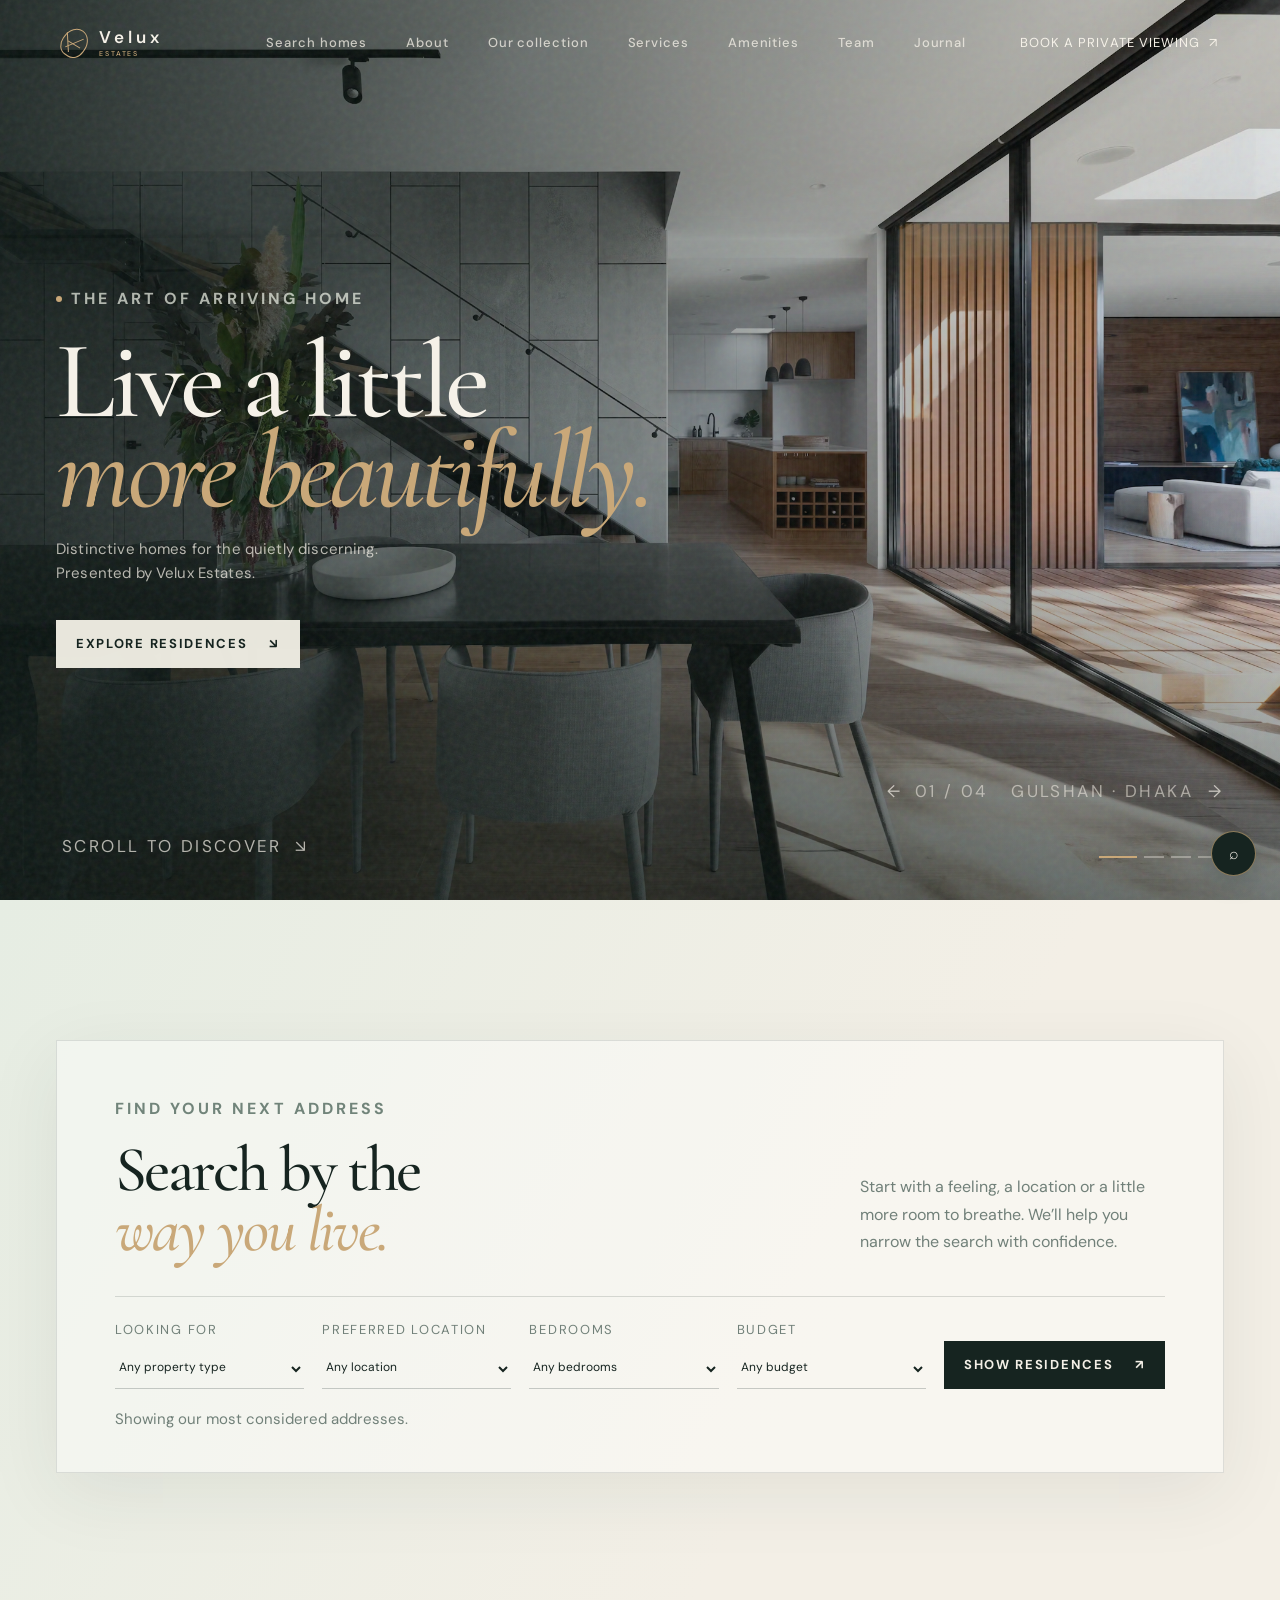
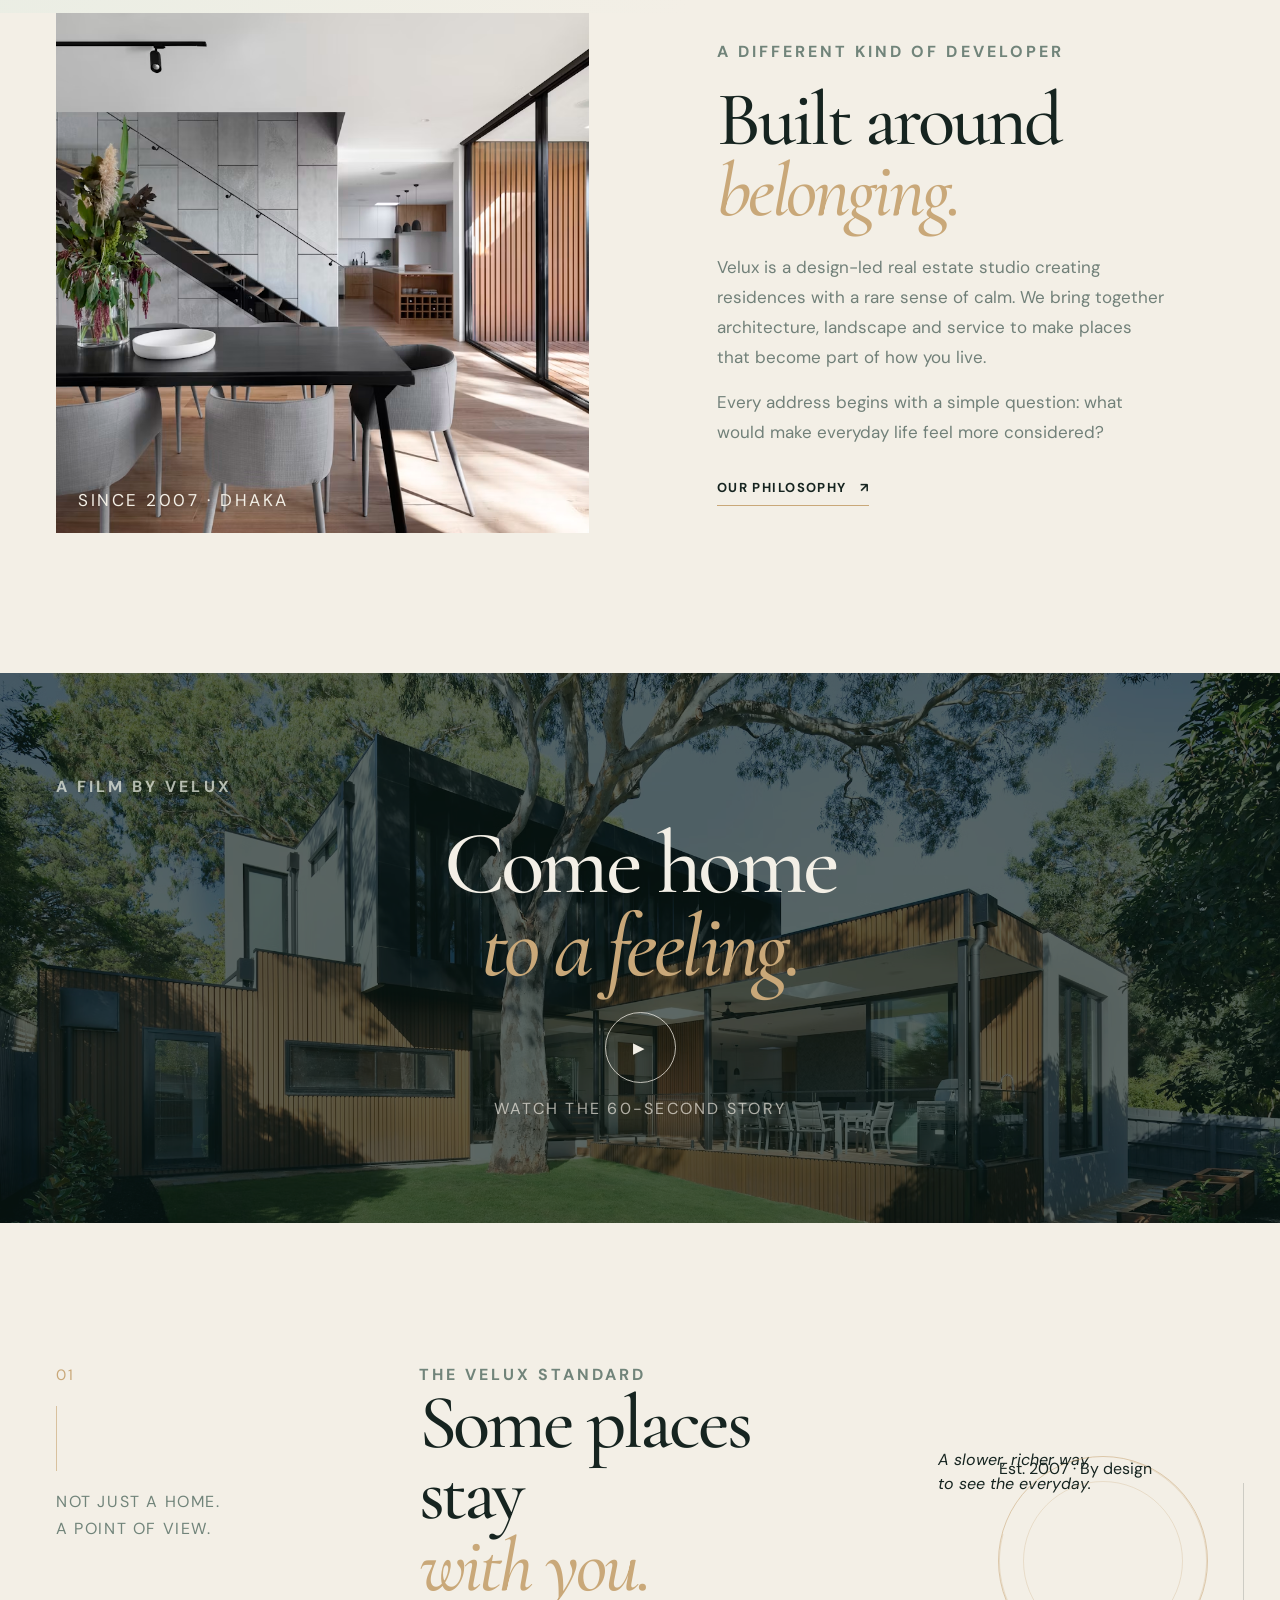
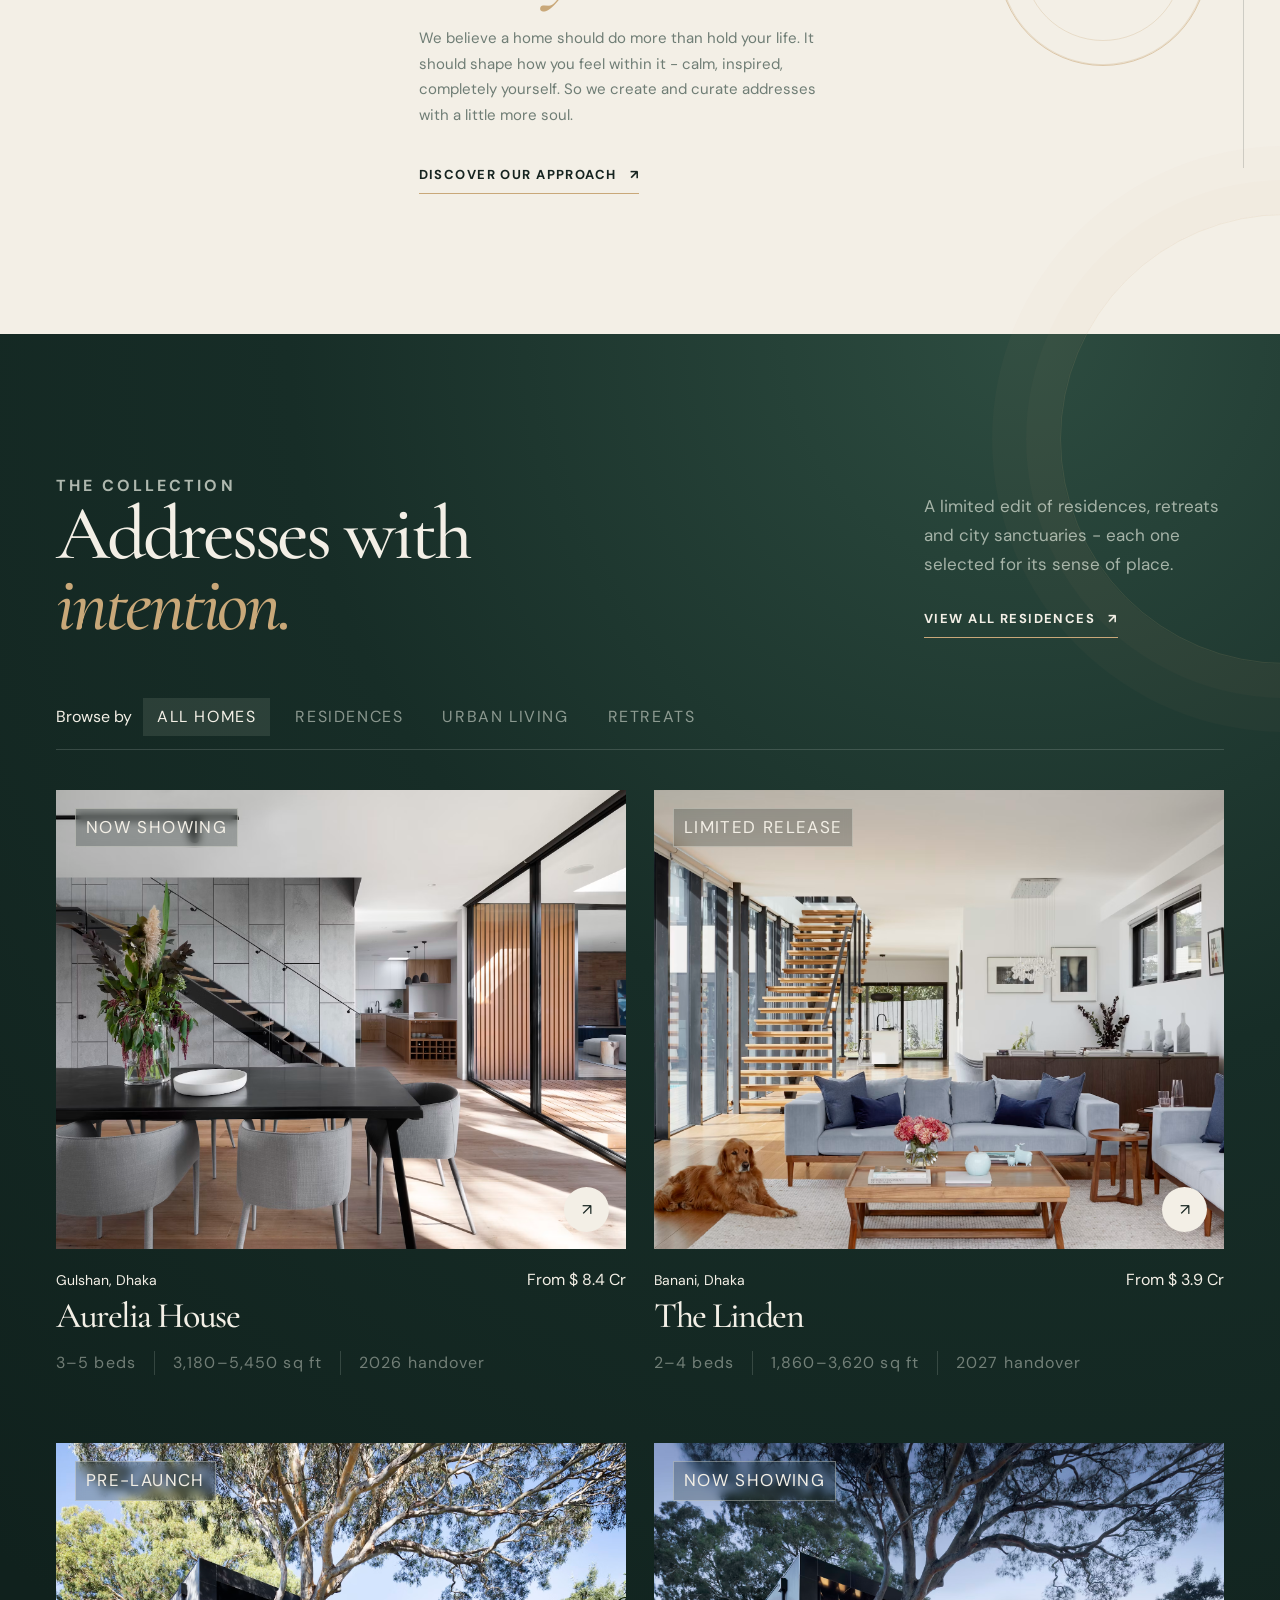
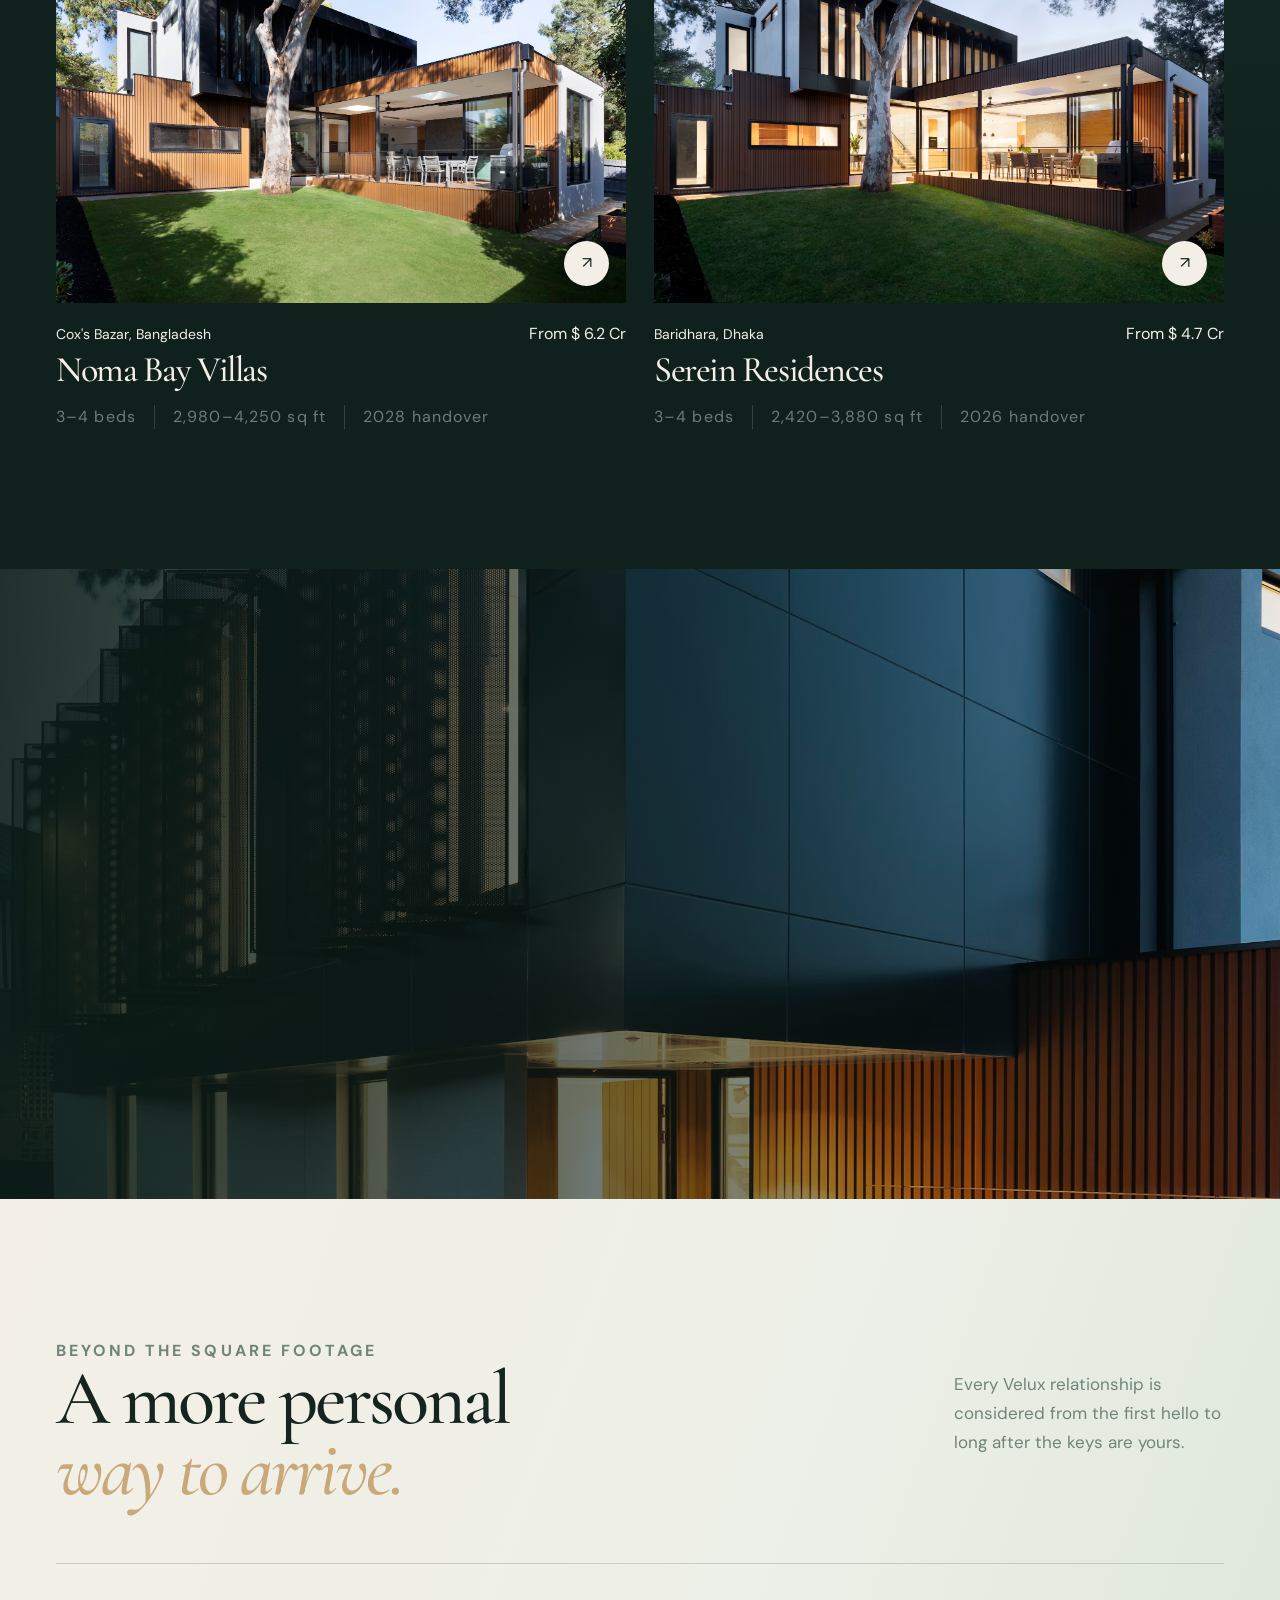
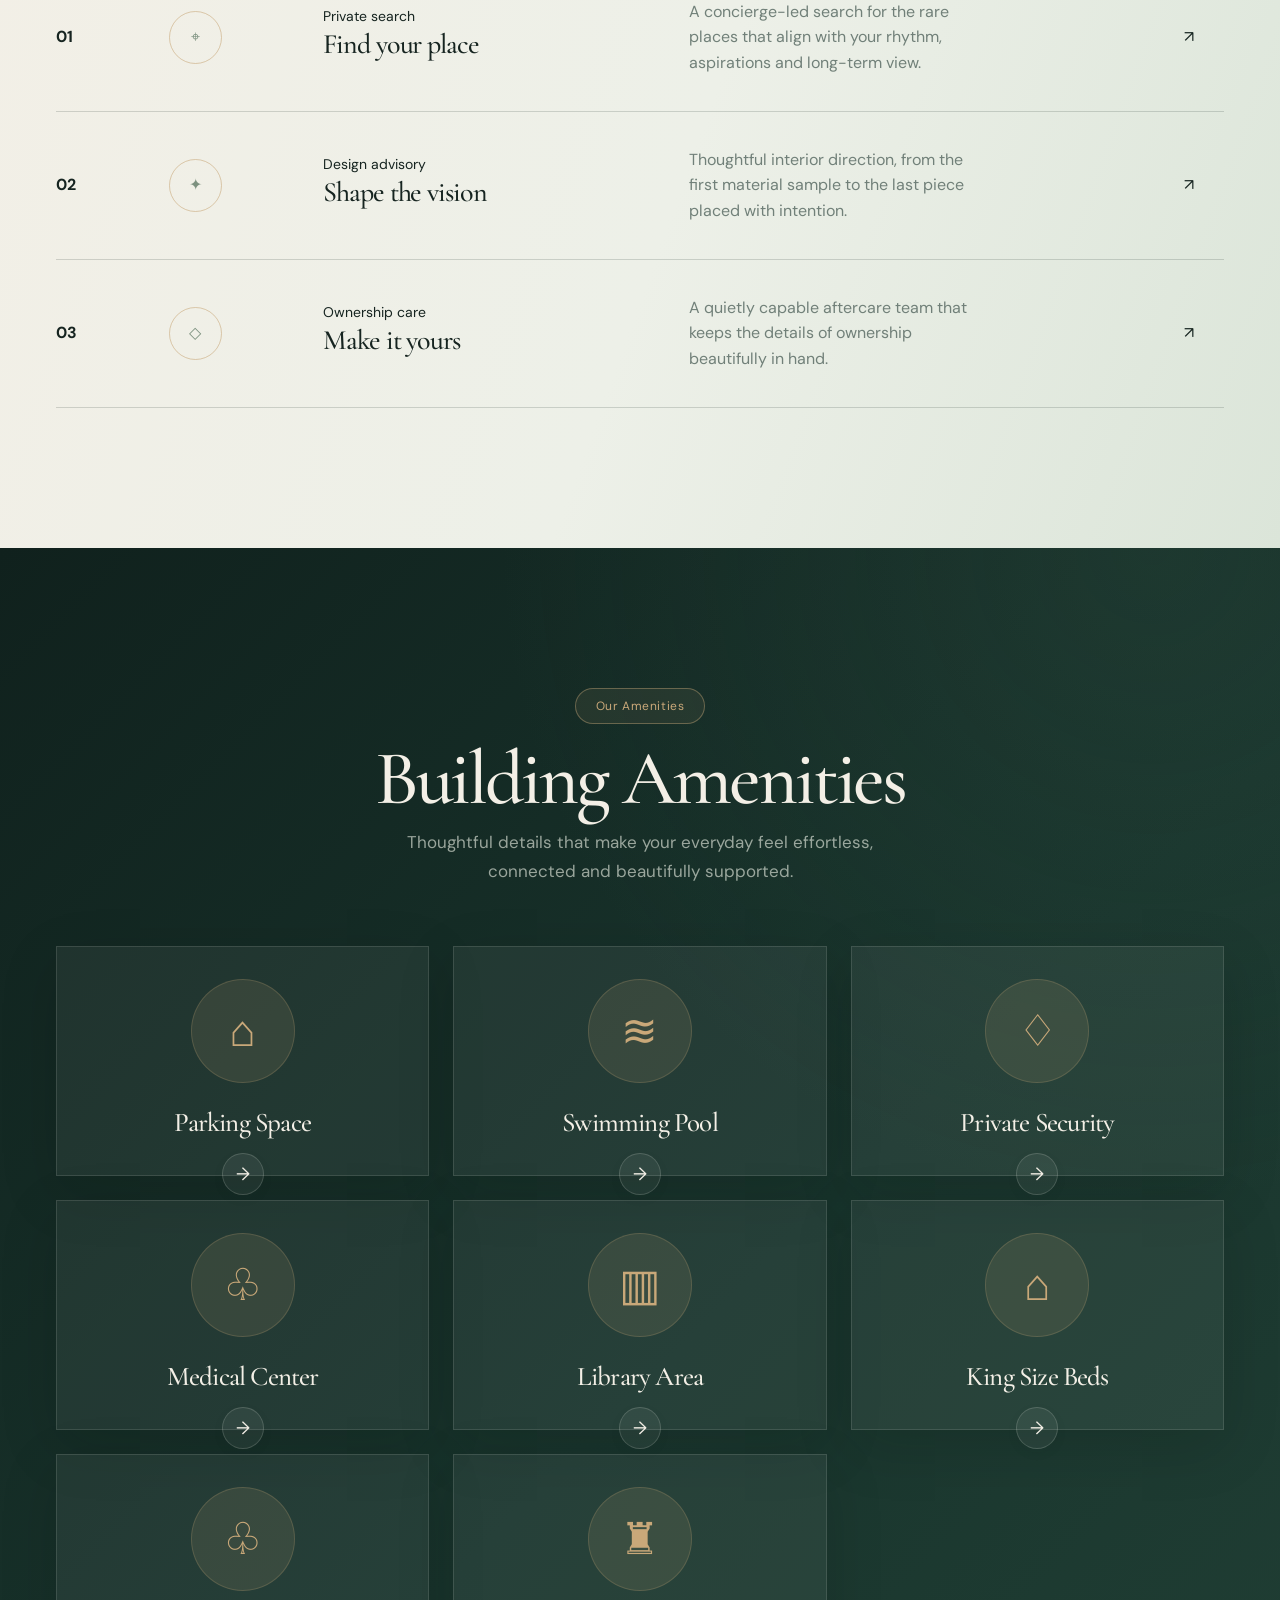
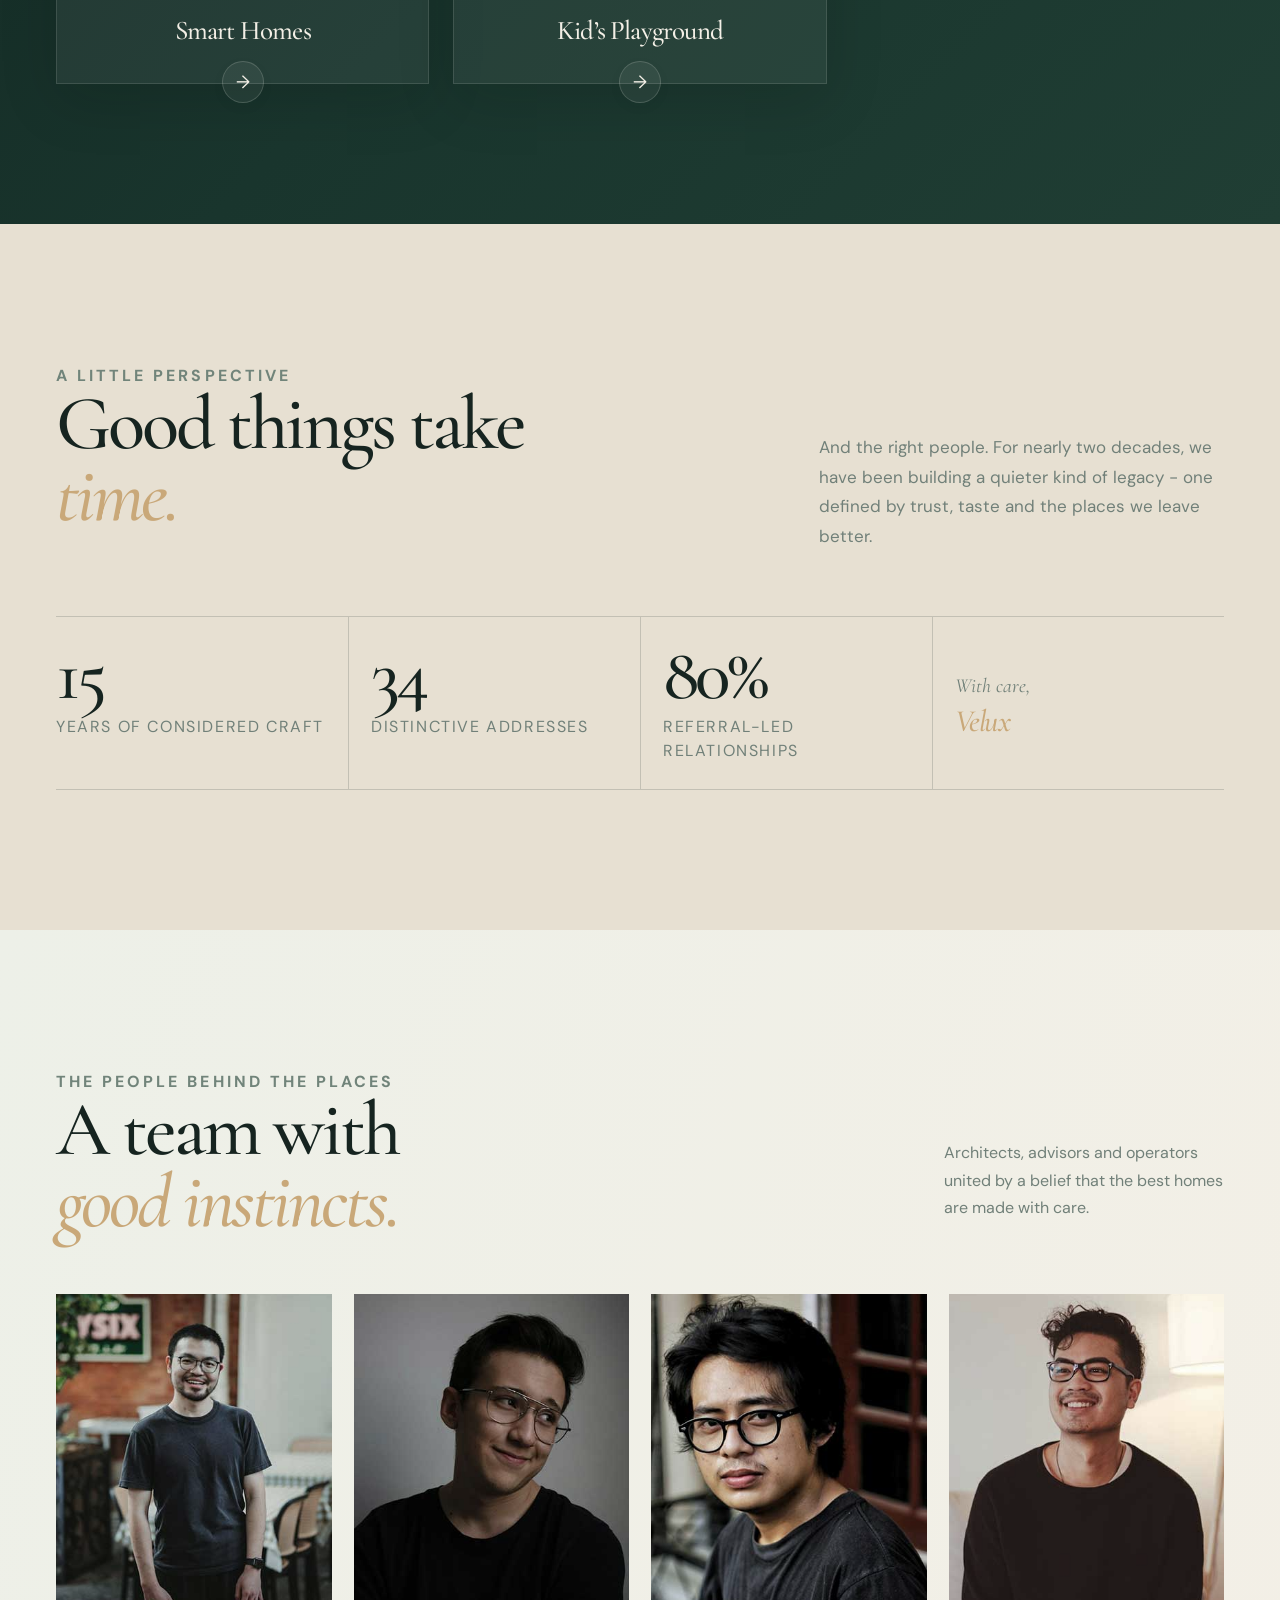
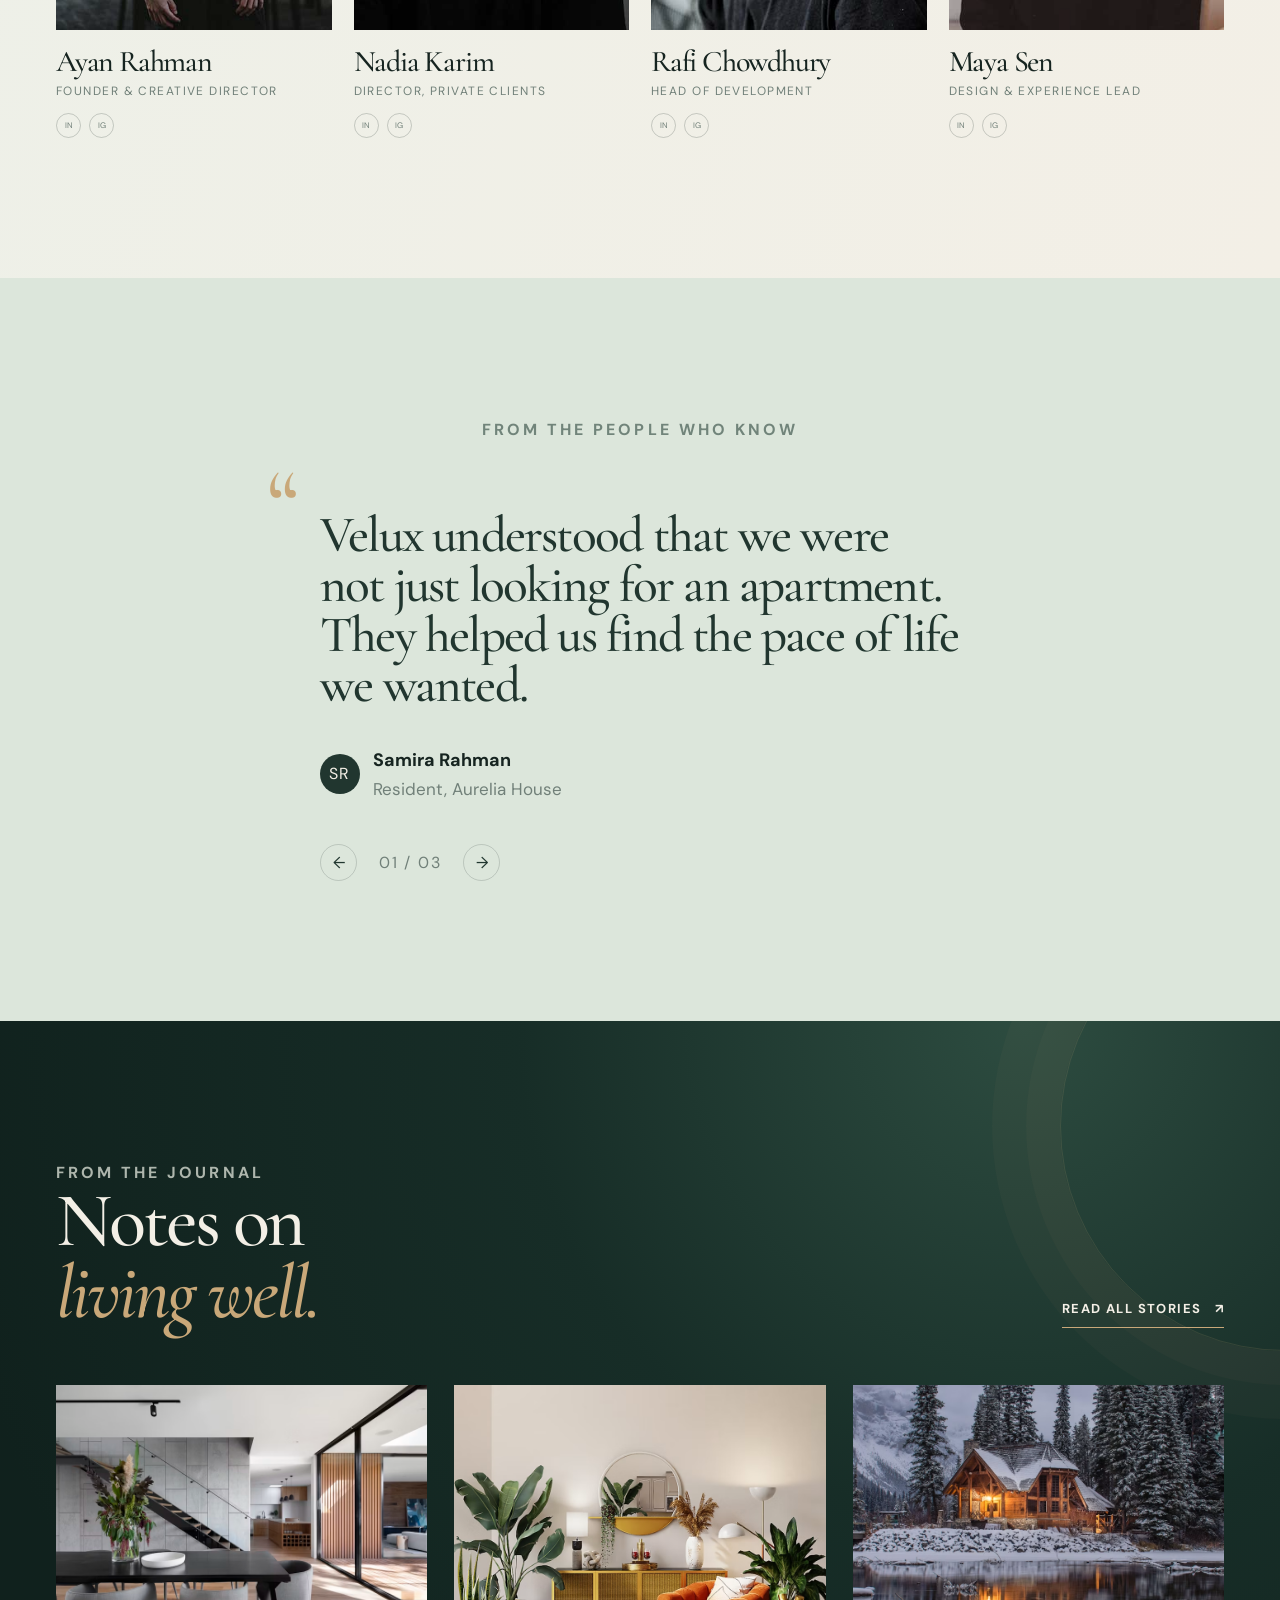
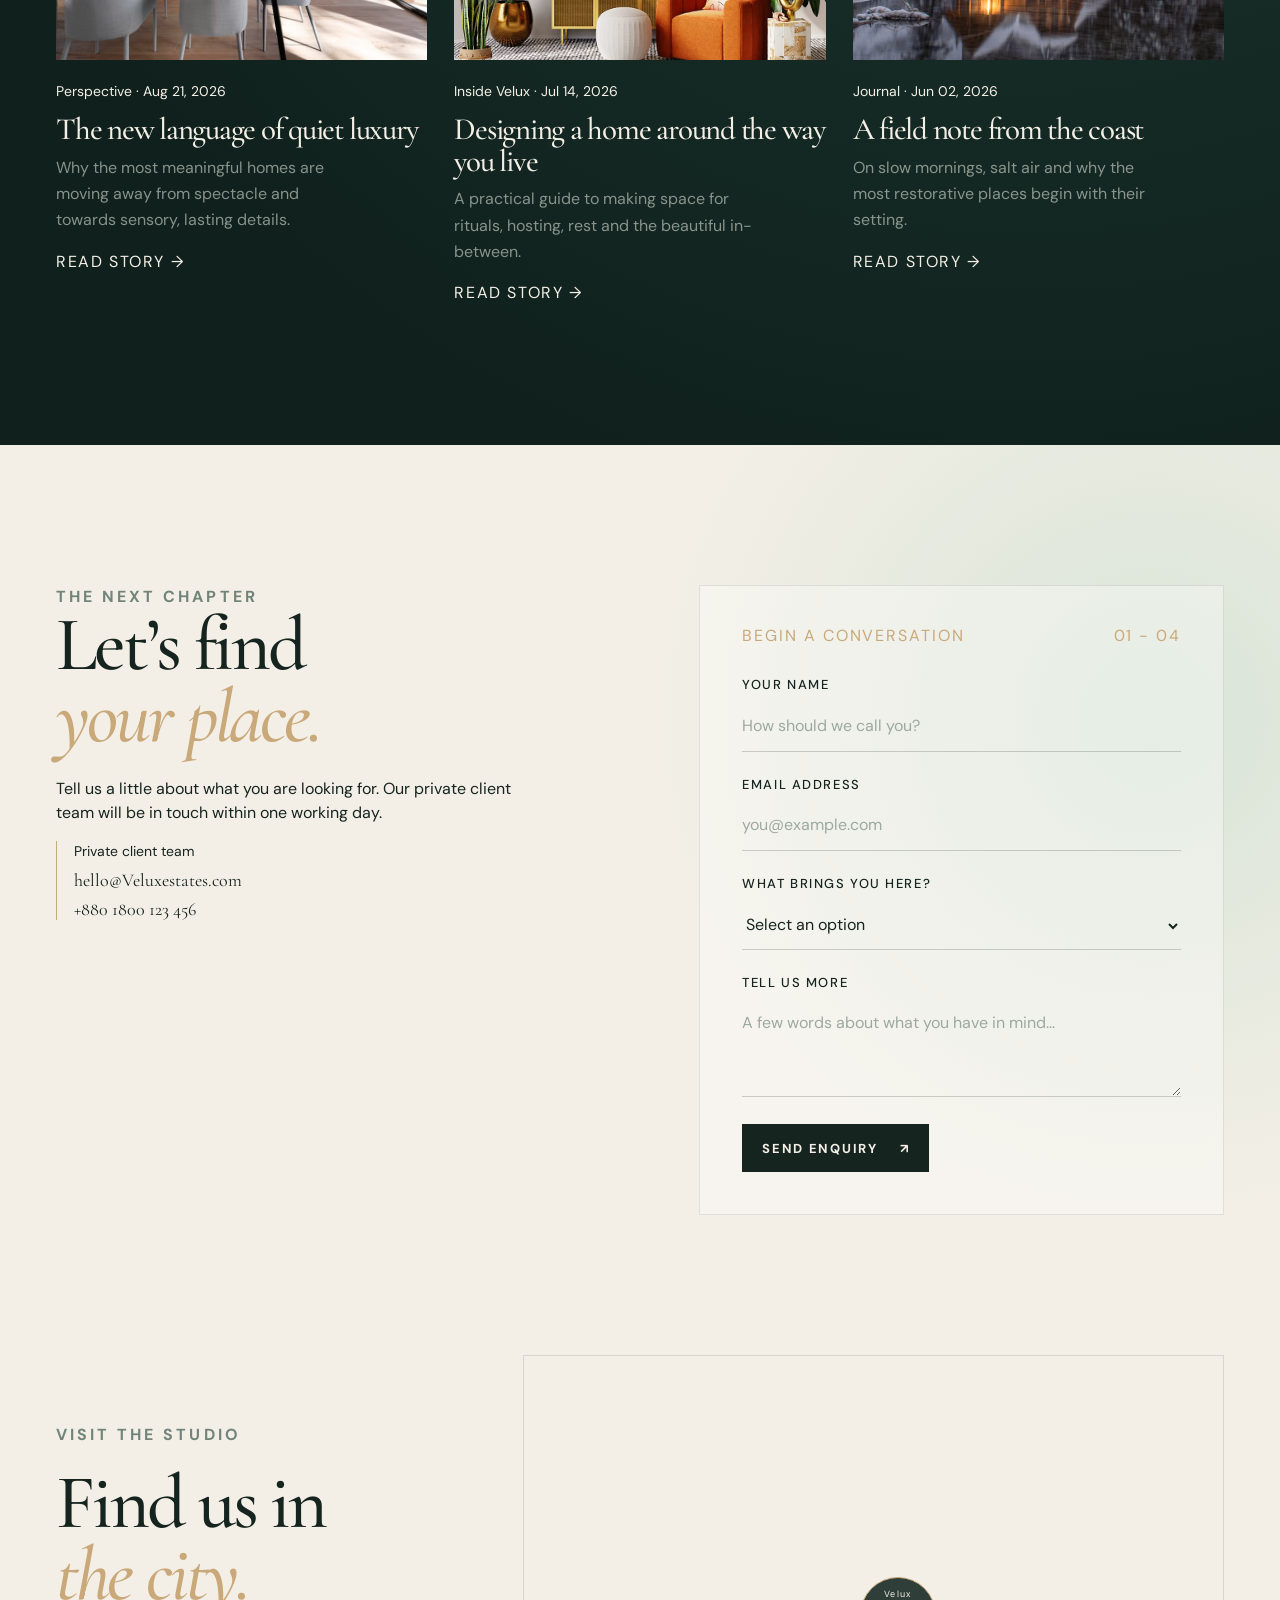
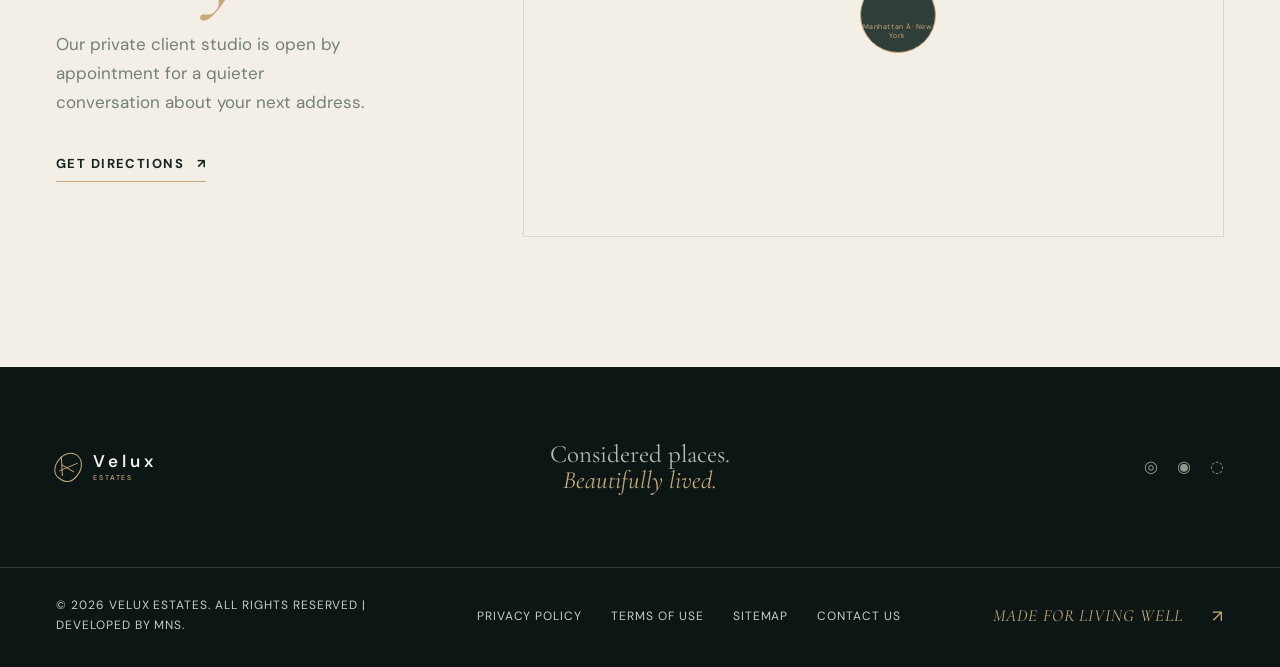
<file: index.html>
<!doctype html>
<html lang="en">

<head>
    <meta charset="UTF-8">
    <meta name="viewport" content="width=device-width, initial-scale=1">
    <meta name="description" content="Velux Estates - premium real estate HTML template">
    <title>Velux Estates - The art of arriving home</title>
    <link rel="preconnect" href="https://fonts.googleapis.com/">
    <link rel="preconnect" href="https://fonts.gstatic.com/" crossorigin>
    <link href="https://fonts.googleapis.com/css2?family=Cormorant+Garamond:ital,wght@0,400;0,500;0,600;1,400;1,500;1,600&amp;family=DM+Sans:wght@400;500;600;700&amp;display=swap" rel="stylesheet">
    <link href="assets/css/bootstrap.min.css" rel="stylesheet">
    <link rel="stylesheet" href="assets/css/style.css">
  </head>

  <body>
    <header class="site-nav">
      <div class="nav-inner">
        <a class="brand-mark" href="index.html" aria-label="Velux Estates home"><span class="brand-symbol"><span></span></span><span class="brand-name">Velux</span><span class="brand-sub">ESTATES</span></a>
        <nav class="nav-links" id="siteMenu">
			<a href="#propertySearch">Search homes</a>
			<a href="#about">About</a>
			<a href="#projects">Our collection</a>
			<a href="#services">Services</a>
			<a href="#amenities">Amenities</a>
			<a href="#team">Team</a>
			<a href="#journal">Journal</a>
		</nav>
        <a class="nav-cta" href="#contact">Book a private viewing <span>↗</span></a>
        <button class="mobile-menu" id="menuToggle" aria-label="Toggle menu">☰</button>
      </div>
    </header>

    <main id="top">
      <section class="hero-section">
        <div class="hero-slides">
          <div class="hero-slide active" style="background-image:url(assets/img/slider/1.jpg)"></div>
          <div class="hero-slide" style="background-image:url(assets/img/slider/2.jpg)"></div>
          <div class="hero-slide" style="background-image:url(assets/img/slider/3.jpg)"></div>
          <div class="hero-slide" style="background-image:url(assets/img/slider/4.jpg)"></div>
        </div>
        <div class="hero-overlay"></div>
        <div class="hero-grain"></div>
        <div class="container hero-inner">
          <div class="hero-copy reveal">
            <div class="eyebrow eyebrow-light"><span class="eyebrow-dot"></span>The art of arriving home</div>
            <h1>Live a little<br><em>more beautifully.</em></h1>
            <p>Distinctive homes for the quietly discerning.<br>Presented by Velux Estates.</p><a class="button button-light" href="#projects">Explore residences <span>↘</span></a>
          </div>
          <div class="hero-note"><button id="heroPrev" aria-label="Previous hero slide">←</button><span id="heroIndex">01 / 04</span><i></i><span id="heroLocation">Gulshan · Dhaka</span><button id="heroNext" aria-label="Next hero slide">→</button></div>
          <div class="hero-dots" id="heroDots"><button class="active" data-slide="0" aria-label="Hero slide 1"></button><button data-slide="1" aria-label="Hero slide 2"></button><button data-slide="2" aria-label="Hero slide 3"></button><button data-slide="3" aria-label="Hero slide 4"></button></div>
        </div><a class="scroll-cue" href="#projects">Scroll to discover <span>↘</span></a>
      </section>

      <section class="search-section section-pad" id="propertySearch">
        <div class="container">
          <div class="search-card reveal">
            <div class="search-heading">
              <div>
                <div class="eyebrow">Find your next address</div>
                <h2>Search by the<br><em>way you live.</em></h2>
              </div>
              <p>Start with a feeling, a location or a little more room to breathe. We’ll help you narrow the search with confidence.</p>
            </div>
            <form class="property-search-form" id="propertySearchForm"><label>Looking for<select name="type">
                  <option>Any property type</option>
                  <option>Apartment</option>
                  <option>Villa</option>
                  <option>Retreat</option>
                  <option>Landmark residence</option>
                </select></label><label>Preferred location<select name="location">
                  <option>Any location</option>
                  <option>Gulshan</option>
                  <option>Banani</option>
                  <option>Baridhara</option>
                  <option>Cox's Bazar</option>
                </select></label><label>Bedrooms<select name="beds">
                  <option>Any bedrooms</option>
                  <option>2 bedrooms</option>
                  <option>3 bedrooms</option>
                  <option>4+ bedrooms</option>
                </select></label><label>Budget<select name="budget">
                  <option>Any budget</option>
                  <option>$ 2–4 Cr</option>
                  <option>$ 4–7 Cr</option>
                  <option>$ 7 Cr+</option>
                </select></label><button class="button button-primary" type="submit">Show residences <span>↗</span></button></form>
            <p class="search-result" id="searchResult">Showing our most considered addresses.</p>
          </div>
        </div>
      </section>

      <section class="about-section section-pad" id="about">
        <div class="container about-grid">
          <div class="about-image reveal"><img src="assets/img/about-img.jpg" alt="Velux considered interior"><span>Since 2007 · Dhaka</span></div>
          <div class="about-copy reveal">
            <div class="eyebrow">A different kind of developer</div>
            <h2>Built around<br><em>belonging.</em></h2>
            <p>Velux is a design-led real estate studio creating residences with a rare sense of calm. We bring together architecture, landscape and service to make places that become part of how you live.</p>
            <p>Every address begins with a simple question: what would make everyday life feel more considered?</p><a class="text-link" href="#services">Our philosophy <span>↗</span></a>
          </div>
        </div>
      </section>

      <section class="video-section">
        <div class="video-backdrop"></div>
        <div class="video-overlay"></div>
        <div class="container video-inner reveal">
          <div class="eyebrow eyebrow-light">A film by Velux</div>
          <h2>Come home<br><em>to a feeling.</em></h2><button class="video-play" id="videoPlay" aria-label="Play Velux film">▶</button>
          <p>Watch the 60-second story</p>
        </div>
      </section>

      <section class="intro-section section-pad">
        <div class="container intro-grid">
          <div class="intro-kicker reveal"><span class="section-index">01</span><span class="vertical-line"></span><span>Not just a home.<br>A point of view.</span></div>
          <div class="intro-copy reveal">
            <div class="eyebrow">The Velux standard</div>
            <h2>Some places stay<br><em>with you.</em></h2>
            <p>We believe a home should do more than hold your life. It should shape how you feel within it - calm, inspired, completely yourself. So we create and curate addresses with a little more soul.</p><a class="text-link" href="#services">Discover our approach <span>↗</span></a>
          </div>
          <div class="intro-art reveal">
            <div class="art-orbit"><b></b><span>Est. 2007 · By design</span></div><em>A slower, richer way<br>to see the everyday.</em>
          </div>
        </div>
      </section>

      <section id="projects" class="projects-section section-pad section-dark">
        <div class="container">
          <div class="section-heading reveal">
            <div>
              <div class="eyebrow eyebrow-light">The collection</div>
              <h2>Addresses with<br><em>intention.</em></h2>
            </div>
            <div class="heading-side">
              <p>A limited edit of residences, retreats and city sanctuaries - each one selected for its sense of place.</p><a class="text-link light-link" href="#contact">View all residences <span>↗</span></a>
            </div>
          </div>
          <div class="filter-row reveal"><span>Browse by</span><button class="filter-active" data-filter="all">All homes</button><button data-filter="residences">Residences</button><button data-filter="urban">Urban living</button><button data-filter="retreats">Retreats</button></div>
          <div class="project-grid">
            <article class="project-card reveal" data-category="residences" data-title="Aurelia House" data-location="Gulshan, Dhaka" data-description="A quiet collection of 18 sky-lit residences shaped around a private courtyard and the slow rituals of beautiful living." data-image="assets/img/projects/1.jpg">
              <div class="project-image-wrap"><img src="assets/img/projects/1.jpg" alt="Aurelia House"><span class="project-status">Now showing</span><button class="round-action">↗</button></div>
              <div class="project-info">
                <div><small>Gulshan, Dhaka</small>
                  <h3>Aurelia House</h3>
                </div><span>From $ 8.4 Cr</span>
              </div>
              <div class="project-details"><span>3–5 beds</span><span>3,180–5,450 sq ft</span><span>2026 handover</span></div>
            </article>
            <article class="project-card reveal" data-category="urban" data-title="The Linden" data-location="Banani, Dhaka" data-description="A considered urban address where biophilic details, warm materials and a generous social lobby make city living feel effortless." data-image="assets/img/projects/2.jpg">
              <div class="project-image-wrap"><img src="assets/img/projects/2.jpg" alt="The Linden"><span class="project-status">Limited release</span><button class="round-action">↗</button></div>
              <div class="project-info">
                <div><small>Banani, Dhaka</small>
                  <h3>The Linden</h3>
                </div><span>From $ 3.9 Cr</span>
              </div>
              <div class="project-details"><span>2–4 beds</span><span>1,860–3,620 sq ft</span><span>2027 handover</span></div>
            </article>
            <article class="project-card reveal" data-category="retreats" data-title="Noma Bay Villas" data-location="Cox's Bazar, Bangladesh" data-description="Low-slung villas between forest and sea, designed as a private escape with a resort-level sense of arrival." data-image="assets/img/projects/3.jpg">
              <div class="project-image-wrap"><img src="assets/img/projects/3.jpg" alt="Noma Bay Villas"><span class="project-status">Pre-launch</span><button class="round-action">↗</button></div>
              <div class="project-info">
                <div><small>Cox's Bazar, Bangladesh</small>
                  <h3>Noma Bay Villas</h3>
                </div><span>From $ 6.2 Cr</span>
              </div>
              <div class="project-details"><span>3–4 beds</span><span>2,980–4,250 sq ft</span><span>2028 handover</span></div>
            </article>
            <article class="project-card reveal" data-category="residences" data-title="Serein Residences" data-location="Baridhara, Dhaka" data-description="A softly sculpted residence where generous proportions and garden-facing interiors create a sense of composed calm." data-image="assets/img/projects/4.jpg">
              <div class="project-image-wrap"><img src="assets/img/projects/4.jpg" alt="Serein Residences"><span class="project-status">Now showing</span><button class="round-action">↗</button></div>
              <div class="project-info">
                <div><small>Baridhara, Dhaka</small>
                  <h3>Serein Residences</h3>
                </div><span>From $ 4.7 Cr</span>
              </div>
              <div class="project-details"><span>3–4 beds</span><span>2,420–3,880 sq ft</span><span>2026 handover</span></div>
            </article>
          </div>
        </div>
      </section>

      <section class="statement-section">
        <div class="statement-image"></div>
        <div class="statement-overlay"></div>
        <div class="container statement-inner reveal">
          <div>
            <div class="eyebrow eyebrow-light">The Velux feeling</div>
            <h2>“The details are<br><em>not the details.</em><br>They make the design.”</h2>
            <p>- Charles Eames</p>
          </div>
        </div>
      </section>

      <section id="services" class="services-section section-pad">
        <div class="container">
          <div class="section-heading service-heading reveal">
            <div>
              <div class="eyebrow">Beyond the square footage</div>
              <h2>A more personal<br><em>way to arrive.</em></h2>
            </div>
            <p>Every Velux relationship is considered from the first hello to long after the keys are yours.</p>
          </div>
          <div class="service-list">
            <article class="service-row reveal" data-title="Find your place" data-location="Private search" data-description="A concierge-led search for the rare places that align with your rhythm, aspirations and long-term view." data-image="assets/img/service/1.jpg"><b>01</b><span class="service-icon">⌖</span>
              <div><small>Private search</small>
                <h3>Find your place</h3>
              </div>
              <p>A concierge-led search for the rare places that align with your rhythm, aspirations and long-term view.</p><button>↗</button>
            </article>
            <article class="service-row reveal" data-title="Shape the vision" data-location="Design advisory" data-description="Thoughtful interior direction, from the first material sample to the last piece placed with intention." data-image="assets/img/service/2.jpg"><b>02</b><span class="service-icon">✦</span>
              <div><small>Design advisory</small>
                <h3>Shape the vision</h3>
              </div>
              <p>Thoughtful interior direction, from the first material sample to the last piece placed with intention.</p><button>↗</button>
            </article>
            <article class="service-row reveal" data-title="Make it yours" data-location="Ownership care" data-description="A quietly capable aftercare team that keeps the details of ownership beautifully in hand." data-image="assets/img/service/3.jpg"><b>03</b><span class="service-icon">◇</span>
              <div><small>Ownership care</small>
                <h3>Make it yours</h3>
              </div>
              <p>A quietly capable aftercare team that keeps the details of ownership beautifully in hand.</p><button>↗</button>
            </article>
          </div>
        </div>
      </section>
	  
      <section class="amenities-section section-pad" id="amenities">
        <div class="container">
          <div class="amenity-heading reveal">
            <div class="amenity-pill">Our Amenities</div>
            <h2>Building Amenities</h2>
            <p>Thoughtful details that make your everyday feel effortless, connected and beautifully supported.</p>
          </div>
          <div class="amenities-grid amenity-grid-eight">
            <article class="amenity-tile reveal" tabindex="0" data-title="Parking Space" data-location="Lifestyle amenity" data-description="Secure, accessible parking with dedicated arrival bays for residents and guests." data-image="assets/img/amenities/1.jpg"><span class="amenity-round">⌂</span>
              <h3>Parking Space</h3><button aria-label="Parking Space details">→</button>
            </article>
            <article class="amenity-tile reveal" tabindex="0" data-title="Swimming Pool" data-location="Wellness amenity" data-description="A calm, beautifully maintained pool designed for morning laps, slow afternoons and restorative evenings." data-image="assets/img/amenities/2.jpg"><span class="amenity-round">≋</span>
              <h3>Swimming Pool</h3><button aria-label="Swimming Pool details">→</button>
            </article>
            <article class="amenity-tile reveal" tabindex="0" data-title="Private Security" data-location="Peace of mind" data-description="A discreet, 24-hour security team and monitored access designed around your peace of mind." data-image="assets/img/amenities/3.jpg"><span class="amenity-round">♢</span>
              <h3>Private Security</h3><button aria-label="Private Security details">→</button>
            </article>
            <article class="amenity-tile reveal" tabindex="0" data-title="Medical Center" data-location="Resident care" data-description="On-site wellness support and trusted medical access, available when you need it most." data-image="assets/img/amenities/4.jpg"><span class="amenity-round">♧</span>
              <h3>Medical Center</h3><button aria-label="Medical Center details">→</button>
            </article>
            <article class="amenity-tile reveal" tabindex="0" data-title="Library Area" data-location="Shared space" data-description="A warm, quiet library lounge for reading, working and making room for a slower rhythm." data-image="assets/img/amenities/5.jpg"><span class="amenity-round">▥</span>
              <h3>Library Area</h3><button aria-label="Library Area details">→</button>
            </article>
            <article class="amenity-tile reveal" tabindex="0" data-title="King Size Beds" data-location="Interior comfort" data-description="Thoughtfully proportioned bedrooms and premium sleep details for deeply restful nights." data-image="assets/img/amenities/6.jpg"><span class="amenity-round">⌂</span>
              <h3>King Size Beds</h3><button aria-label="King Size Beds details">→</button>
            </article>
            <article class="amenity-tile reveal" tabindex="0" data-title="Smart Homes" data-location="Connected living" data-description="Lighting, climate and security controls designed to respond intuitively to the way you live." data-image="assets/img/amenities/7.jpg"><span class="amenity-round">♧</span>
              <h3>Smart Homes</h3><button aria-label="Smart Homes details">→</button>
            </article>
            <article class="amenity-tile reveal" tabindex="0" data-title="Kid’s Playground" data-location="Family living" data-description="A safe, playful landscape where younger residents can move, explore and make friends." data-image="assets/img/amenities/8.jpg"> <span class="amenity-round">♜</span>
              <h3>Kid’s Playground</h3><button aria-label="Kid’s Playground details">→</button>
            </article>
          </div>
        </div>
      </section>

      <section class="numbers-section section-pad">
        <div class="container">
          <div class="counter-heading reveal">
            <div>
              <div class="eyebrow">A little perspective</div>
              <h2>Good things take<br><em>time.</em></h2>
            </div>
            <p>And the right people. For nearly two decades, we have been building a quieter kind of legacy - one defined by trust, taste and the places we leave better.</p>
          </div>
          <div class="counter-grid">
            <div class="counter-item reveal"><strong data-count="18">0</strong><span>Years of considered craft</span></div>
            <div class="counter-item reveal"><strong data-count="42">0</strong><span>Distinctive addresses</span></div>
            <div class="counter-item reveal"><strong data-count="97" data-suffix="%">0</strong><span>Referral-led relationships</span></div>
            <div class="counter-item counter-note reveal"><span>With care,</span><strong>Velux</strong></div>
          </div>
        </div>
      </section>

      <section class="team-section section-pad" id="team">
        <div class="container">
          <div class="section-heading reveal">
            <div>
              <div class="eyebrow">The people behind the places</div>
              <h2>A team with<br><em>good instincts.</em></h2>
            </div>
            <p class="team-lead">Architects, advisors and operators united by a belief that the best homes are made with care.</p>
          </div>
          <div class="team-grid">
            <article class="team-card reveal" tabindex="0" data-title="Ayan Rahman" data-location="Founder & Creative Director" data-description="Ayan sets Velux’s creative direction, bringing architecture, landscape and hospitality into one considered point of view." data-image="assets/img/team/1.jpg"><img src="assets/img/team/1.jpg" alt="Ayan Rahman">
              <h3>Ayan Rahman</h3><small>Founder & Creative Director</small>
              <div class="team-social"><a href="#team" aria-label="LinkedIn">in</a><a href="#team" aria-label="Instagram">ig</a></div>
            </article>
            <article class="team-card reveal" tabindex="0" data-title="Nadia Karim" data-location="Director, Private Clients" data-description="Nadia guides each private client relationship with warmth, discretion and a deep understanding of what makes a place feel like home." data-image="assets/img/team/2.jpg"><img src="assets/img/team/2.jpg" alt="Nadia Karim">
              <h3>Nadia Karim</h3><small>Director, Private Clients</small>
              <div class="team-social"><a href="#team" aria-label="LinkedIn">in</a><a href="#team" aria-label="Instagram">ig</a></div>
            </article>
            <article class="team-card reveal" tabindex="0" data-title="Rafi Chowdhury" data-location="Head of Development" data-description="Rafi leads the development process, protecting the quality of every detail from first sketch to final handover." data-image="assets/img/team/3.jpg"><img src="assets/img/team/3.jpg" alt="Rafi Chowdhury">
              <h3>Rafi Chowdhury</h3><small>Head of Development</small>
              <div class="team-social"><a href="#team" aria-label="LinkedIn">in</a><a href="#team" aria-label="Instagram">ig</a></div>
            </article>
            <article class="team-card reveal" tabindex="0" data-title="Maya Sen" data-location="Design & Experience Lead" data-description="Maya shapes the sensory details, material palettes and resident experience that give each Velux address its character." data-image="assets/img/team/4.jpg"><img src="assets/img/team/4.jpg" alt="Maya Sen">
              <h3>Maya Sen</h3><small>Design & Experience Lead</small>
              <div class="team-social"><a href="#team" aria-label="LinkedIn">in</a><a href="#team" aria-label="Instagram">ig</a></div>
            </article>
          </div>
        </div>
      </section>

      <section class="testimonial-section section-pad">
        <div class="container">
          <div class="eyebrow reveal">From the people who know</div>
          <div class="testimonial-slider reveal" id="testimonialSlider">
            <article class="testimonial-slide active"><span class="quote-mark">“</span>
              <blockquote>Velux understood that we were not just looking for an apartment. They helped us find the pace of life we wanted.</blockquote>
              <div class="testimonial-person"><span class="avatar">SR</span><span><strong>Samira Rahman</strong><small>Resident, Aurelia House</small></span></div>
            </article>
            <article class="testimonial-slide"><span class="quote-mark">“</span>
              <blockquote>There is a quiet confidence in every detail. We felt looked after before we even received the keys.</blockquote>
              <div class="testimonial-person"><span class="avatar">TM</span><span><strong>Tanvir Mahmud</strong><small>Resident, The Linden</small></span></div>
            </article>
            <article class="testimonial-slide"><span class="quote-mark">“</span>
              <blockquote>They helped us see the difference between a beautiful property and a beautiful life.</blockquote>
              <div class="testimonial-person"><span class="avatar">NS</span><span><strong>Nabila Sultana</strong><small>Owner, Noma Bay Villas</small></span></div>
            </article>
            <div class="testimonial-controls"><button id="testimonialPrev" aria-label="Previous testimonial">←</button><span id="testimonialIndex">01 / 03</span><button id="testimonialNext" aria-label="Next testimonial">→</button></div>
          </div>
        </div>
      </section>

      <section id="journal" class="journal-section section-pad section-dark">
        <div class="container">
          <div class="section-heading reveal">
            <div>
              <div class="eyebrow eyebrow-light">From the journal</div>
              <h2>Notes on<br><em>living well.</em></h2>
            </div><a class="text-link light-link" href="#contact">Read all stories <span>↗</span></a>
          </div>
          <div class="article-grid">
            <article class="article-card reveal" data-title="The new language of quiet luxury" data-location="Perspective · Aug 21, 2026" data-description="Why the most meaningful homes are moving away from spectacle and towards sensory, lasting details." data-image="assets/img/blog/1.jpg">
              <div class="article-image-wrap"><img src="assets/img/blog/1.jpg" alt="Quiet luxury interior"></div><small>Perspective · Aug 21, 2026</small>
              <h3>The new language of quiet luxury</h3>
              <p>Why the most meaningful homes are moving away from spectacle and towards sensory, lasting details.</p><a class="article-read">Read story →</a>
            </article>
            <article class="article-card reveal" data-title="Designing a home around the way you live" data-location="Inside Velux · Jul 14, 2026" data-description="A practical guide to making space for rituals, hosting, rest and the beautiful in-between." data-image="assets/img/blog/2.jpg">
              <div class="article-image-wrap"><img src="assets/img/blog/2.jpg" alt="Designed living room"></div><small>Inside Velux · Jul 14, 2026</small>
              <h3>Designing a home around the way you live</h3>
              <p>A practical guide to making space for rituals, hosting, rest and the beautiful in-between.</p><a class="article-read">Read story →</a>
            </article>
            <article class="article-card reveal" data-title="A field note from the coast" data-location="Journal · Jun 02, 2026" data-description="On slow mornings, salt air and why the most restorative places begin with their setting." data-image="assets/img/blog/3.jpg">
              <div class="article-image-wrap"><img src="assets/img/blog/3.jpg" alt="Coastal retreat"></div><small>Journal · Jun 02, 2026</small>
              <h3>A field note from the coast</h3>
              <p>On slow mornings, salt air and why the most restorative places begin with their setting.</p><a class="article-read">Read story →</a>
            </article>
          </div>
        </div>
      </section>

      <section id="contact" class="contact-section section-pad">
        <div class="container contact-grid">
          <div class="reveal">
            <div class="eyebrow">The next chapter</div>
            <h2>Let’s find<br><em>your place.</em></h2>
            <p>Tell us a little about what you are looking for. Our private client team will be in touch within one working day.</p>
            <div class="contact-detail"><small>Private client team</small><a href="https://cheaphostings.org/cdn-cgi/l/email-protection#0169646d6d6e4157646d7479647275607564722f626e6c"><span class="__cf_email__" data-cfemail="bad2dfd6d6d5faecdfd6cfc2dfc9cedbcedfc994d9d5d7">[email&#160;protected]</span></a><a href="tel:+8801800123456">+880 1800 123 456</a></div>
          </div>
          <div class="contact-form-wrap reveal">
            <form id="inquiryForm">
              <div class="form-topline"><span>Begin a conversation</span><span>01 - 04</span></div><label>Your name<input required placeholder="How should we call you?"></label><label>Email address<input required type="email" placeholder="you@example.com"></label><label>What brings you here?<select required>
                  <option value="">Select an option</option>
                  <option>Looking for a residence</option>
                  <option>Interested in a retreat</option>
                  <option>Design advisory</option>
                </select></label><label>Tell us more<textarea rows="3" placeholder="A few words about what you have in mind..."></textarea></label><button class="button button-primary" type="submit">Send enquiry <span>↗</span></button>
              <p class="form-success" id="formSuccess">Thank you - we’ll be in touch.</p>
            </form>
          </div>
        </div>
      </section>
    </main>

    <section class="map-section">
      <div class="container map-wrap">
        <div class="map-copy reveal">
          <div class="eyebrow">Visit the studio</div>
          <h2>Find us in<br><em>the city.</em></h2>
          <p>Our private client studio is open by appointment for a quieter conversation about your next address.</p><a class="text-link" href="https://maps.google.com/?q=Gulshan,Dhaka" target="_blank" rel="noreferrer">Get directions <span>↗</span></a>
        </div>
		<div class="map-frame reveal"><iframe title="Velux Estates location map" src="https://www.openstreetmap.org/export/embed.html?bbox=-74.025%2C40.700%2C-73.975%2C40.775&amp;layer=mapnik&amp;marker=40.758%2C-73.985"></iframe><span class="map-pin">Velux<br><small>Manhattan Â· New York</small></span></div>
      </div>
    </section>

    <footer class="site-footer">
      <div class="container footer-top"><a class="brand-mark brand-light" href="#top"><span class="brand-symbol"><span></span></span><span class="brand-name">Velux</span><span class="brand-sub">ESTATES</span></a>
        <div class="footer-tagline">Considered places.<br><em>Beautifully lived.</em></div>
        <div class="footer-social"><a href="#top">◎</a><a href="#top">◉</a><a href="#top">◌</a></div>
      </div>
      <div class="container footer-bottom">
        <div class="footer-legal"><span>© 2026 Velux Estates. All rights reserved | Developed by MNS.</span></div>
        <div class="footer-links"><a href="#top">Privacy policy</a><a href="#top">Terms of use</a><a href="#top">Sitemap</a><a href="#contact">Contact us</a></div>
        <div class="footer-credit">Made for living well <span>↗</span></div>
      </div>
    </footer>

    <div class="video-modal" id="videoModal" aria-hidden="true">
      <div class="video-modal-inner"><button id="videoClose" aria-label="Close film">×</button><iframe id="videoFrame" title="Velux Estates film" src="https://www.youtube.com/embed/ScMzIvxBSi4?rel=0" allowfullscreen></iframe></div>
    </div>

    <div class="modal-backdrop" id="detailModal" aria-hidden="true">
      <div class="detail-modal"><button class="modal-close" id="modalClose" aria-label="Close detail">×</button>
        <div class="modal-image" id="modalImage">
          <div class="modal-image-copy"><small id="modalLocation"></small>
            <h2 id="modalTitle"></h2>
          </div>
        </div>
        <div class="modal-content">
          <div class="eyebrow">Velux details</div>
          <h3 id="modalDescription"></h3>
          <p>Our team would love to share the full story, floor plans and private viewing availability with you. Begin a conversation and we will curate the next step around your needs.</p><a class="button button-primary" href="#contact" id="modalCta">Start a conversation <span>↗</span></a>
        </div>
      </div>
    </div>

    <button class="floating-search" onclick="document.querySelector('#projects').scrollIntoView({behavior:'smooth'})" aria-label="Explore residences">⌕</button>
    <script data-cfasync="false" src="cdn-cgi/scripts/5c5dd728/cloudflare-static/email-decode.min.js"></script>
    <script src="assets/js/jquery-3.7.1.min.js"></script>
    <script src="assets/js/bootstrap.bundle.min.js"></script>
    <script src="assets/js/main.js"></script>
    <script type="module" src="https://static.cloudflareinsights.com/beacon.min.js/vce701823e78c4301a35b7e07294d87301792088814092" integrity="sha512-UKNk8GbxkABxKcXYuLkO16EleLGUkcvJWtpSNmExE0Too3ZaFAxTscNWEc1OdAv5/BikHawapSCaiD2XCmp+Bw==" data-cf-beacon='{"version":"2024.11.0","token":"d5067365fe2244deadba33f0d1c9c822","r":1,"spa":2}' crossorigin="anonymous"></script>
</body>

</html>
</file>
<file: assets/css/style.css>
/*----------------------------------------------------

 * Project Name: Velux Estates - The art of arriving home
 * Verson: 1.0.0
 * Author: Md. Nuruzzaman Shakil
 * Author URL: https://github.com/mdnuruzzamanshakil
 
-----------------------------------------------------*/
/* ==========================================================================
   TABLE OF CONTENTS (TOC)
   Line numbers below refer to the CSS source above this TOC.
   ==========================================================================
   1. Imports, theme setup & CSS variables ................. 1–43
   2. Global reset, typography & shared utilities ......... 44–132
   3. Navigation, branding & mobile menu ................. 133–240
   4. Hero / landing section ............................. 241–359
   5. Intro section & decorative orbit ................... 361–486
   6. Shared dark section & project listing .............. 488–646
   7. Statement / feature banner ......................... 648–677
   8. Services section ................................... 679–756
   9. Numbers / metrics section .......................... 758–810
  10. Journal / article cards ............................ 812–888
  11. Contact section & contact form ..................... 890–976
  12. Footer ............................................. 978–1022
  13. Modal / project details ............................ 1024–1131
  14. Floating search control ............................ 1133–1147
  15. Responsive layout: tablet .......................... 1148–1203
  16. Responsive layout: mobile .......................... 1205–1377
  17. Reduced-motion accessibility & base layer ......... 1380–1396
  18. Standalone template helpers ........................ 1398–1428
  19. About section ...................................... 1433–1478
  20. Video section ...................................... 1480–1534
  21. Counter / statistics section ....................... 1536–1588
  22. Amenities section (tile layout) .................... 1590–1681
  23. Team section ....................................... 1683–1718
  24. Testimonial slider & testimonial section ........... 1720–1772
  25. Map section ........................................ 1774 onward (see source)
  26. Video modal & testimonial animation ................ 1861–1902
  27. Additional responsive rules ....................... 1904–2002
  28. Additional amenities / card styles ................. 2075–2163
  29. Testimonial grid & quote styles ..................... 2165–2278
  30. Final overrides: amenities, team & responsive ...... 2324–2447
   ========================================================================== */


@import "tailwindcss.html";
 @import "tw-animate-css.html";
 @custom-variant dark (&:is(.dark *));
 :root {
     --ink: #162420;
     --ink-deep: #0c1715;
     --ink-soft: #21342e;
     --cream: #f3efe6;
     --cream-deep: #e7e0d2;
     --mist: #d5dfd5;
     --sage: #91a893;
     --champagne: #c9a879;
     --line: rgba(213, 223, 213, .18);
     --line-dark: rgba(22, 36, 32, .17);
     --ease-out: cubic-bezier(.23, 1, .32, 1);
     --background: #f3efe6;
     --foreground: #162420;
     --card: #f3efe6;
     --card-foreground: #162420;
     --popover: #f3efe6;
     --popover-foreground: #162420;
     --primary: #162420;
     --primary-foreground: #f3efe6;
     --border: rgba(22,36,32,.14);
     --ring: #c9a879;
     --radius: .6rem;
}
 @theme inline {
     --color-background: var(--background);
     --color-foreground: var(--foreground);
     --color-card: var(--card);
     --color-card-foreground: var(--card-foreground);
     --color-popover: var(--popover);
     --color-popover-foreground: var(--popover-foreground);
     --color-primary: var(--primary);
     --color-primary-foreground: var(--primary-foreground);
     --color-border: var(--border);
     --color-ring: var(--ring);
     --radius-sm: calc(var(--radius) - 4px);
     --radius-md: calc(var(--radius) - 2px);
     --radius-lg: var(--radius);
     --radius-xl: calc(var(--radius) + 4px);
}
 * {
     box-sizing: border-box;
}
 html {
     scroll-behavior: smooth;
}
 body {
     margin: 0;
     background: var(--cream);
     color: var(--ink);
     font-family: "DM Sans", sans-serif;
     -webkit-font-smoothing: antialiased;
}
html, body { max-width: 100%; overflow-x: hidden; }
 body, button, input, select, textarea {
     font-family: "DM Sans", sans-serif;
}
 a {
     color: inherit;
     text-decoration: none;
}
 button {
     border: 0;
     background: transparent;
     color: inherit;
}
 button:active {
     transform: scale(.97);
}
 .site-shell {
     overflow: hidden;
}
 .container {
     width: 100%;
     max-width: 1280px;
     margin: 0 auto;
     padding-left: 56px;
     padding-right: 56px;
}
 .section-pad {
     padding-top: 140px;
     padding-bottom: 140px;
}
 .eyebrow {
     display: flex;
     align-items: center;
     gap: 9px;
     color: #71847a;
     text-transform: uppercase;
     letter-spacing: .19em;
     font-size: 16px;
     font-weight: 700;
}
 .eyebrow-light {
     color: rgba(234,239,227,.72);
}
 .eyebrow-dot {
     display: inline-block;
     width: 6px;
     height: 6px;
     border-radius: 50%;
     background: var(--champagne);
}
 h1, h2, h3, p {
     margin-top: 0;
}
 h1, h2, h3 {
     font-family: "Cormorant Garamond", serif;
     font-weight: 500;
     letter-spacing: -.04em;
}
 h1 em, h2 em, .footer-tagline em {
     color: var(--champagne);
     font-style: italic;
}
 h2 {
     margin-bottom: 25px;
     font-size: clamp(48px, 6vw, 82px);
     line-height: .93;
}
 .reveal {
     opacity: 0;
     transform: translateY(22px);
     transition: opacity .85s var(--ease-out), transform .85s var(--ease-out);
}
 .reveal.is-visible {
     opacity: 1;
     transform: translateY(0);
}
 .site-nav {
     position: fixed;
     z-index: 50;
     top: 0;
     width: 100%;
     color: #f5f1e8;
     transition: background .3s ease, color .3s ease, border .3s ease;
}
 .has-scrolled .site-nav {
     background: rgba(17, 32, 27, .92);
     backdrop-filter: blur(18px);
     border-bottom: 1px solid rgba(255,255,255,.09);
}
 .nav-inner {
     display: flex;
     align-items: center;
     justify-content: space-between;
     height: 86px;
     max-width: 1400px;
     padding: 0 62px;
     margin: auto;
}
 .brand-mark {
     position: relative;
     display: grid;
     grid-template-columns: 28px auto;
     grid-template-rows: 20px 11px;
     column-gap: 9px;
     align-items: center;
     width: 120px;
}
 .brand-symbol {
     position: relative;
     grid-row: 1 / span 2;
     width: 25px;
     height: 30px;
     border: 1px solid var(--champagne);
     border-radius: 50% 50% 42% 42%;
     transform: rotate(35deg);
}
 .brand-symbol:before, .brand-symbol:after {
     position: absolute;
     content: "";
     background: var(--champagne);
     width: 1px;
     height: 20px;
     left: 11px;
     top: 4px;
     transform: rotate(32deg);
}
 .brand-symbol:after {
     left: 5px;
     top: 7px;
     transform: rotate(-38deg);
}
 .brand-symbol span {
     position: absolute;
     height: 1px;
     width: 14px;
     left: 5px;
     top: 15px;
     background: var(--champagne);
     transform: rotate(-4deg);
}
 .brand-name {
     font-size: 17px;
     font-weight: 600;
     letter-spacing: .23em;
     line-height: 1;
}
 .brand-sub {
     font-size: 7px;
     font-weight: 500;
     letter-spacing: .27em;
     color: var(--champagne);
     line-height: 1;
}
 .nav-links {
     display: flex;
     align-items: center;
     gap: 39px;
     margin-left: auto;
     margin-right: 54px;
     font-size: 13px;
     letter-spacing: .07em;
	 font-weight: 500;
     color: rgba(245,241,232,.75);
}
 .nav-links a, .nav-cta {
     transition: color .2s ease;
}
 .nav-links a:hover, .nav-cta:hover {
     color: var(--champagne);
}
 .nav-cta {
     display: flex;
     gap: 9px;
     align-items: center;
     font-size: 13px;
     letter-spacing: .08em;
     text-transform: uppercase;
     color: #f5f1e8;
     white-space: nowrap;
}
 .mobile-menu {
     display: none;
     color: inherit;
}
 .hero-section {
     position: relative;
     min-height: 760px;
     height: 100vh;
     max-height: 960px;
     color: #f5f1e8;
     isolation: isolate;
}
 .hero-image, .hero-overlay, .hero-grain, .statement-image, .statement-overlay {
     position: absolute;
     inset: 0;
}
 .hero-image {
     z-index: -3;
     background: url("https://images.unsplash.com/photo-1600607687920-4e2a09cf159d?auto=format&amp;fit=crop&amp;w=2200&amp;q=90") center / cover;
     animation: hero-scale 14s ease-out both;
}
 .hero-overlay {
     z-index: -2;
     background: linear-gradient(90deg, rgba(9,20,17,.84), rgba(12,23,19,.42) 54%, rgba(9,20,17,.10)), linear-gradient(0deg, rgba(9,20,17,.55), transparent 45%);
}
 .hero-grain, .statement-section:after {
     z-index: -1;
     pointer-events: none;
     opacity: .16;
     background-image: url("data:image/svg+xml,%3Csvg viewBox='0 0 180 180' xmlns='http://www.w3.org/2000/svg'%3E%3Cfilter id='n'%3E%3CfeTurbulence type='fractalNoise' baseFrequency='.8' numOctaves='4' stitchTiles='stitch'/%3E%3C/filter%3E%3Crect width='100%25' height='100%25' filter='url(%23n)' opacity='.5'/%3E%3C/svg%3E");
}
 .hero-inner {
     height: 100%;
     display: flex;
     flex-direction: column;
     justify-content: center;
     padding-top: 55px;
}
 .hero-copy {
     max-width: 700px;
}
 .hero-copy h1 {
     margin: 26px 0 21px;
     font-size: clamp(66px, 8.6vw, 128px);
     line-height: .81;
}
 .hero-copy p {
     margin: 0 0 35px;
     color: rgba(245,241,232,.72);
     font-size: 15px;
     line-height: 1.6;
     letter-spacing: .01em;
}
 .button {
     display: inline-flex;
     align-items: center;
     justify-content: center;
     gap: 22px;
     min-height: 48px;
     padding: 0 20px;
     font-size: 13px;
     text-transform: uppercase;
     letter-spacing: .13em;
     font-weight: 700;
     transition: transform .18s var(--ease-out), background .25s ease, color .25s ease;
}
 .button-light {
     background: rgba(241,239,228,.96);
     color: var(--ink);
}
 .button-light:hover {
     background: var(--champagne);
     color: #fff;
}
 .button-primary {
     background: var(--ink);
     color: var(--cream);
}
 .button-primary:hover {
     background: #2d4b40;
}
 .hero-note {
     position: absolute;
     right: 56px;
     bottom: 96px;
     display: flex;
     align-items: center;
     gap: 14px;
     color: rgba(245,241,232,.55);
     font-size: 17px;
     text-transform: uppercase;
     letter-spacing: .14em;
}
 .hero-rule {
     width: 90px;
     height: 1px;
     background: rgba(245,241,232,.35);
}
.hero-rule i {
     display: block;
     width: 25%;
     height: 1px;
     background: var(--champagne);
}
 .scroll-cue {
     position: absolute;
     bottom: 41px;
     left: 62px;
     display: flex;
     align-items: center;
     gap: 13px;
     color: rgba(245,241,232,.7);
     font-size: 17px;
     letter-spacing: .14em;
     text-transform: uppercase;
}
 @keyframes hero-scale {
     from {
         transform: scale(1.04);
    }
     to {
         transform: scale(1);
    }
}
 .intro-section {
     background: var(--cream);
}
 .intro-grid {
     display: grid;
     grid-template-columns: 1fr 1.55fr 1fr;
     gap: 6vw;
     align-items: center;
}
 .intro-kicker {
     display: flex;
     flex-direction: column;
     gap: 17px;
     align-self: start;
     color: #71847a;
     font-size: 16px;
     letter-spacing: .1em;
     line-height: 1.7;
     text-transform: uppercase;
}
.section-index {
     color: var(--champagne);
     font-size: 15px;
}
.vertical-line {
     height: 65px;
     width: 1px;
     background: var(--champagne);
     opacity: .65;
}
 .intro-copy h2 {
     color: var(--ink);
}
.intro-copy p {
     max-width: 430px;
     color: #6f7d75;
     font-size: 15px;
     line-height: 1.7;
}
 .text-link {
     display: inline-flex;
     align-items: center;
     gap: 13px;
     margin-top: 21px;
     padding-bottom: 8px;
     border-bottom: 1px solid var(--champagne);
     color: var(--ink);
     font-size: 13px;
     letter-spacing: .11em;
     text-transform: uppercase;
     font-weight: 700;
     transition: gap .25s var(--ease-out);
}
.text-link:hover {
     gap: 20px;
}
.light-link {
     color: var(--cream);
}
 .intro-art {
     position: relative;
     min-height: 260px;
}
.art-orbit {
     position: absolute;
     top: 8px;
     left: 21%;
     width: 210px;
     height: 210px;
     border: 1px solid rgba(201,168,121,.56);
     border-radius: 50%;
     animation: orbit-spin 24s linear infinite;
}
.art-orbit:before, .art-orbit:after {
     content: "";
     position: absolute;
     inset: 24px;
     border: 1px solid rgba(201,168,121,.28);
     border-radius: 50%;
}
.art-orbit:after {
     inset: 0;
     border-left-color: transparent;
     transform: rotate(60deg);
}
.orbit-dot {
     position: absolute;
     width: 8px;
     height: 8px;
     border-radius: 50%;
     background: var(--champagne);
     top: 15px;
     left: 103px;
}
.orbit-text {
     position: absolute;
     left: 75px;
     top: 98px;
     width: 60px;
     color: var(--ink);
     font: 9px/1.5 "DM Sans", sans-serif;
     letter-spacing: .1em;
     text-align: center;
     text-transform: uppercase;
     transform: rotate(-8deg);
}
.art-caption {
     position: absolute;
     right: 0;
     bottom: 2px;
     color: #71847a;
     font: italic 19px/1.25 "Cormorant Garamond", serif;
}
.intro-art:after {
     position: absolute;
     content: "";
     right: -20px;
     top: 35px;
     width: 1px;
     height: 285px;
     background: var(--line-dark);
}
 @keyframes orbit-spin {
     to {
         transform: rotate(360deg);
    }
}
 .section-dark {
     color: var(--cream);
     background: radial-gradient(circle at 80% 0%, #2d4c40 0, #172d27 35%, #10211d 76%);
}
 .projects-section {
     position: relative;
}
.projects-section:before, .journal-section:before {
     position: absolute;
     content: "";
     width: 450px;
     height: 450px;
     right: -230px;
     top: -120px;
     border: 1px solid rgba(201,168,121,.14);
     border-radius: 50%;
     box-shadow: 0 0 0 34px rgba(201,168,121,.03), 0 0 0 68px rgba(201,168,121,.03);
}
 .section-heading {
     display: flex;
     justify-content: space-between;
     align-items: end;
     margin-bottom: 57px;
}
.section-heading h2 {
     margin-bottom: 0;
}
.heading-side {
     max-width: 300px;
     padding-bottom: 3px;
}
.heading-side p, .service-heading > p {
     color: rgba(234,239,227,.65);
     font-size: 17px;
     line-height: 1.7;
}
.heading-side .text-link {
     margin-top: 14px;
}
 .filter-row {
     display: flex;
     align-items: center;
     gap: 11px;
     margin-bottom: 40px;
     padding-bottom: 13px;
     border-bottom: 1px solid var(--line);
}
.filter-row button {
     padding: 7px 14px;
     color: rgba(234,239,227,.55);
     font-size: 16px;
     letter-spacing: .1em;
     text-transform: uppercase;
     transition: color .2s ease, background .2s ease;
}
.filter-row button:hover, .filter-row .filter-active {
     color: var(--cream);
     background: rgba(234,239,227,.1);
}
.filter-label {
     margin-right: auto;
     color: var(--champagne);
     font-size: 16px;
     letter-spacing: .12em;
     text-transform: uppercase;
}
 .project-grid {
     display: grid;
     grid-template-columns: repeat(2, 1fr);
     gap: 68px 28px;
}
.project-card {
     cursor: pointer;
}
.project-image-wrap {
     position: relative;
     overflow: hidden;
     aspect-ratio: 1.24;
     background: #2c4038;
}
.project-image-wrap img, .article-image-wrap img {
     width: 100%;
     height: 100%;
     display: block;
     object-fit: cover;
     transition: transform .8s var(--ease-out);
}
.project-card:hover img, .article-card:hover img {
     transform: scale(1.045);
}
.project-image-overlay {
     position: absolute;
     inset: 0;
     background: linear-gradient(0deg, rgba(5,13,11,.65), transparent 50%);
}
.project-status {
     position: absolute;
     top: 18px;
     left: 19px;
     padding: 6px 10px;
     color: var(--cream);
     border: 1px solid rgba(245,241,232,.38);
     background: rgba(18,33,28,.25);
     font-size: 17px;
     letter-spacing: .08em;
     text-transform: uppercase;
     backdrop-filter: blur(4px);
}
.round-action {
     position: absolute;
     right: 17px;
     bottom: 17px;
     display: grid;
     place-items: center;
     width: 45px;
     height: 45px;
     border-radius: 50%;
     background: var(--cream);
     color: var(--ink);
     transition: transform .3s var(--ease-out), background .25s ease;
}
.project-card:hover .round-action {
     transform: rotate(45deg);
     background: var(--champagne);
     color: #fff;
}
.project-info {
     display: flex;
     justify-content: space-between;
     gap: 20px;
     padding-top: 19px;
}
.project-location {
     color: var(--champagne);
     font-size: 17px;
     letter-spacing: .12em;
     text-transform: uppercase;
}
.project-info h3 {
     margin: 6px 0 0;
     font-size: 36px;
     line-height: 1;
}
.project-price {
     align-self: end;
     color: rgba(234,239,227,.72);
     font-size: 15px;
}
.project-details {
     display: flex;
     gap: 18px;
     margin-top: 17px;
     color: rgba(234,239,227,.44);
     font-size: 16px;
     letter-spacing: .07em;
}
.project-details span + span {
     padding-left: 18px;
     border-left: 1px solid var(--line);
}
 .statement-section {
     position: relative;
     min-height: 630px;
     display: flex;
     align-items: center;
     color: var(--cream);
     isolation: isolate;
}
.statement-image {
     z-index: -3;
     background: url("../img/statement-img.jpg") center / cover;
}
.statement-overlay {
     z-index: -2;
     background: linear-gradient(90deg, rgba(13,30,25,.91), rgba(13,30,25,.52) 58%, rgba(13,30,25,.08));
}
.statement-inner {
     display: flex;
     justify-content: flex-end;
}
.statement-inner > div {
     width: 52%;
}
.statement-inner h2 {
     margin: 25px 0 20px;
     font-size: clamp(55px, 7vw, 92px);
}
.statement-inner p {
     color: rgba(234,239,227,.65);
     font: italic 21px "Cormorant Garamond", serif;
}
 .services-section {
     background: linear-gradient(110deg, #f3efe6 0%, #edf0e8 55%, #dbe5d9 100%);
}
.service-heading {
     align-items: start;
}
.service-heading > p {
     max-width: 270px;
     color: #71847a;
     padding-top: 31px;
}
.service-list {
     border-top: 1px solid var(--line-dark);
}
.service-row {
     display: grid;
     grid-template-columns: .4fr .55fr 1.3fr 1.65fr .25fr;
     align-items: center;
     min-height: 148px;
     padding: 22px 0;
     border-bottom: 1px solid var(--line-dark);
     cursor: pointer;
     transition: padding .35s var(--ease-out), background .3s ease;
}
.service-row:hover {
     padding-left: 18px;
     padding-right: 18px;
     background: rgba(255,255,255,.32);
}
.service-number {
     align-self: start;
     padding-top: 8px;
     color: var(--champagne);
     font-size: 15px;
     letter-spacing: .1em;
}
.service-icon {
     display: grid;
     place-items: center;
     width: 53px;
     height: 53px;
     border: 1px solid rgba(201,168,121,.58);
     border-radius: 50%;
     color: #7c917f;
}
.service-title span {
     color: #829088;
     font-size: 17px;
     letter-spacing: .16em;
     text-transform: uppercase;
}
.service-title h3 {
     margin: 7px 0 0;
     color: var(--ink);
     font-size: 34px;
     line-height: 1;
}
.service-row > p {
     max-width: 290px;
     margin: 0;
     color: #718079;
     font-size: 16px;
     line-height: 1.6;
}
.service-arrow {
     justify-self: end;
     display: grid;
     place-items: center;
     width: 43px;
     height: 43px;
     border: 1px solid var(--line-dark);
     border-radius: 50%;
     transition: transform .3s var(--ease-out), background .25s ease;
}
.service-row:hover .service-arrow {
     transform: rotate(45deg);
     background: var(--ink);
     color: var(--cream);
}
 .numbers-section {
     background: var(--cream-deep);
}
.numbers-grid {
     display: grid;
     grid-template-columns: 1.1fr 1fr;
     gap: 10vw;
}
.numbers-intro {
     max-width: 415px;
     margin-top: 31px;
     color: #718079;
     font-size: 17px;
     line-height: 1.75;
}
.metric-list {
     display: grid;
     grid-template-columns: 1fr 1fr;
     gap: 0 55px;
     border-top: 1px solid var(--line-dark);
}
.metric {
     display: flex;
     flex-direction: column;
     gap: 5px;
     padding: 23px 0 27px;
     border-bottom: 1px solid var(--line-dark);
}
.metric strong {
     color: var(--ink);
     font: 500 67px/.8 "Cormorant Garamond", serif;
     letter-spacing: -.05em;
}
.metric span {
     color: #718079;
     font-size: 16px;
     letter-spacing: .1em;
     text-transform: uppercase;
}
.metric-signature {
     align-self: end;
     justify-content: center;
     border-bottom: 0;
}
.metric-signature span {
     font: italic 19px "Cormorant Garamond", serif;
     letter-spacing: 0;
     text-transform: none;
}
.metric-signature strong {
     color: var(--champagne);
     font-size: 31px;
     font-style: italic;
}
 .journal-section {
     position: relative;
     overflow: hidden;
}
.article-grid {
     display: grid;
     grid-template-columns: repeat(3, 1fr);
     gap: 27px;
}
.article-card {
     cursor: pointer;
}
.article-image-wrap {
     position: relative;
     overflow: hidden;
     aspect-ratio: 1.35;
     margin-bottom: 19px;
     background: #2d473e;
}
.article-play {
     position: absolute;
     right: 15px;
     bottom: 15px;
     display: grid;
     place-items: center;
     width: 38px;
     height: 38px;
     border-radius: 50%;
     color: var(--ink);
     background: var(--cream);
     transition: transform .25s var(--ease-out), background .25s ease;
}
.article-card:hover .article-play {
     transform: rotate(45deg);
     background: var(--champagne);
     color: #fff;
}
.article-meta {
     display: flex;
     gap: 17px;
     color: var(--champagne);
     font-size: 17px;
     text-transform: uppercase;
     letter-spacing: .12em;
}
.article-meta span + span {
     padding-left: 17px;
     color: rgba(234,239,227,.45);
     border-left: 1px solid var(--line);
}
.article-card h3 {
     margin: 11px 0 9px;
     color: var(--cream);
     font-size: 31px;
     line-height: 1.02;
}
.article-card p {
     max-width: 300px;
     color: rgba(234,239,227,.55);
     font-size: 16px;
     line-height: 1.65;
}
.article-read {
     display: flex;
     align-items: center;
     gap: 7px;
     margin-top: 16px;
     color: var(--cream);
     font-size: 16px;
     letter-spacing: .1em;
     text-transform: uppercase;
}
.article-read svg {
     transition: transform .2s ease;
}
.article-card:hover .article-read svg {
     transform: translateX(4px);
}
 .contact-section {
     background: radial-gradient(circle at 90% 30%, #d8e4d7, transparent 38%), var(--cream);
}
.contact-grid {
     display: grid;
     grid-template-columns: 1fr 1.1fr;
     gap: 13vw;
}
.contact-copy p {
     max-width: 340px;
     margin: 29px 0 43px;
     color: #718079;
     font-size: 17px;
     line-height: 1.75;
}
.contact-detail {
     display: flex;
     flex-direction: column;
     gap: 7px;
     border-left: 1px solid var(--champagne);
     padding-left: 17px;
}
.contact-detail span {
     margin-bottom: 4px;
     color: #718079;
     font-size: 17px;
     letter-spacing: .13em;
     text-transform: uppercase;
}
.contact-detail a {
     color: var(--ink);
     font: 18px "Cormorant Garamond", serif;
}
.contact-detail a:hover {
     color: var(--champagne);
}
.contact-form-wrap {
     background: rgba(255,255,255,.35);
     padding: 38px 42px 42px;
     border: 1px solid rgba(22,36,32,.1);
}
.contact-form-wrap form {
     display: flex;
     flex-direction: column;
     gap: 23px;
}
.form-topline {
     display: flex;
     justify-content: space-between;
     margin-bottom: 4px;
     color: var(--champagne);
     font-size: 16px;
     letter-spacing: .12em;
     text-transform: uppercase;
}
.contact-form-wrap label {
	display: flex;
	flex-direction: column;
	gap: 9px;
	/* color: #718079; */
	font-size: 13px;
	letter-spacing: .12em;
	text-transform: uppercase;
	font-weight: 500;
}
.contact-form-wrap input, .contact-form-wrap select, .contact-form-wrap textarea {
     width: 100%;
     padding: 10px 0 13px;
     border: 0;
     border-bottom: 1px solid rgba(22,36,32,.2);
     outline: none;
     background: transparent;
     color: var(--ink);
     font-size: 16px;
     letter-spacing: 0;
     resize: vertical;
     transition: border .2s ease;
}
.contact-form-wrap input:focus, .contact-form-wrap select:focus, .contact-form-wrap textarea:focus {
     border-bottom-color: var(--champagne);
}
.contact-form-wrap input::placeholder, .contact-form-wrap textarea::placeholder {
     color: #9ca9a0;
}
.contact-form-wrap .button {
     align-self: start;
     margin-top: 4px;
}
 .site-footer {
     color: var(--cream);
     background: var(--ink-deep);
}
.footer-top {
     display: grid;
     grid-template-columns: 1fr 1fr 1fr;
     align-items: center;
     min-height: 200px;
}
.brand-light {
     color: var(--cream);
}
.footer-tagline {
     justify-self: center;
     color: rgba(234,239,227,.76);
     font: 25px/1.04 "Cormorant Garamond", serif;
     text-align: center;
}
.footer-social {
     justify-self: end;
     display: flex;
     gap: 19px;
     color: rgba(234,239,227,.6);
}
.footer-social a:hover {
     color: var(--champagne);
}
.footer-bottom {
     display: flex;
     justify-content: space-between;
     padding-top: 20px;
     padding-bottom: 30px;
     border-top: 1px solid var(--line);
     color: #cacaca;
     font-size: 12px;
     letter-spacing: .08em;
     text-transform: uppercase;
}
.footer-bottom div {
     display: flex;
     gap: 29px;
}
.footer-bottom a:hover {
     color: var(--cream);
}
 .modal-backdrop {
     position: fixed;
     z-index: 100;
     inset: 0;
     display: grid;
     place-items: center;
     padding: 28px;
     background: rgba(8,18,15,.72);
     backdrop-filter: blur(12px);
     animation: fade-in .25s ease both;
}
.detail-modal {
     position: relative;
     width: min(900px, 100%);
     max-height: min(760px, 92vh);
     overflow: auto;
     background: var(--cream);
     color: var(--ink);
     box-shadow: 0 30px 100px rgba(0,0,0,.35);
     animation: modal-in .45s var(--ease-out) both;
}
.modal-close {
     position: absolute;
     z-index: 2;
     top: 16px;
     right: 17px;
     display: grid;
     place-items: center;
     width: 39px;
     height: 39px;
     border-radius: 50%;
     color: var(--cream);
     background: rgba(10,24,19,.55);
     backdrop-filter: blur(4px);
}
.modal-image {
     position: relative;
     height: 290px;
     background-position: center;
     background-size: cover;
}
.modal-image-shade {
     position: absolute;
     inset: 0;
     background: linear-gradient(0deg, rgba(7,17,14,.77), transparent 62%);
}
.modal-image-copy {
     position: absolute;
     bottom: 27px;
     left: 38px;
     color: var(--cream);
}
.modal-image-copy span {
     color: var(--champagne);
     font-size: 17px;
     letter-spacing: .14em;
     text-transform: uppercase;
}
.modal-image-copy h2 {
     margin: 6px 0 0;
     font-size: 59px;
}
.modal-content {
     padding: 36px 40px 42px;
}
.modal-content h3 {
     max-width: 660px;
     margin: 14px 0 23px;
     font-size: 32px;
     line-height: 1.08;
}
.modal-content p {
     max-width: 675px;
     color: #718079;
     font-size: 17px;
     line-height: 1.75;
}
.modal-meta {
     display: flex;
     flex-wrap: wrap;
     gap: 8px 17px;
     margin: 0 0 23px;
     color: var(--champagne);
     font-size: 16px;
     letter-spacing: .09em;
     text-transform: uppercase;
}
.modal-meta span + span {
     padding-left: 17px;
     border-left: 1px solid var(--line-dark);
}
 @keyframes fade-in {
     from {
         opacity: 0;
    }
     to {
         opacity: 1;
    }
}
 @keyframes modal-in {
     from {
         opacity: 0;
         transform: translateY(22px) scale(.98);
    }
     to {
         opacity: 1;
         transform: translateY(0) scale(1);
    }
}
 .floating-search {
     position: fixed;
     z-index: 40;
     right: 24px;
     bottom: 24px;
     display: grid;
     place-items: center;
     width: 45px;
     height: 45px;
     border: 1px solid rgba(201,168,121,.65);
     border-radius: 50%;
     color: var(--cream);
     background: var(--ink);
     box-shadow: 0 7px 24px rgba(12,23,21,.2);
}
 @media (max-width: 900px) {
     .container {
         padding-left: 30px;
         padding-right: 30px;
    }
    .nav-inner {
         padding: 0 30px;
    }
    .nav-links {
         gap: 20px;
         margin-right: 22px;
    }
    .nav-cta {
         display: none;
    }
    .intro-grid, .numbers-grid, .contact-grid {
         grid-template-columns: 1fr;
         gap: 55px;
    }
    .intro-kicker {
         flex-direction: row;
         align-items: center;
    }
    .intro-kicker .vertical-line {
         height: 1px;
         width: 45px;
    }
    .intro-art {
         min-height: 170px;
    }
    .art-orbit {
         left: 8%;
         top: -10px;
    }
    .art-caption {
         right: 10%;
         bottom: 0;
    }
    .intro-art:after {
         display: none;
    }
    .statement-inner > div {
         width: 72%;
    }
    .service-row {
         grid-template-columns: .3fr .55fr 1.3fr .3fr;
    }
    .service-row > p {
         display: none;
    }
    .metric-list {
         max-width: 570px;
    }
    .contact-grid {
         gap: 70px;
    }
}
 @media (max-width: 640px) {
     .section-pad {
         padding-top: 90px;
         padding-bottom: 90px;
    }
    .container {
         padding-left: 21px;
         padding-right: 21px;
    }
    .nav-inner {
         height: 73px;
         padding: 0 21px;
    }
    .mobile-menu {
         display: block;
    }
    .nav-links {
         position: absolute;
         top: 73px;
         right: 16px;
         left: 16px;
         display: none;
         flex-direction: column;
         align-items: start;
         gap: 0;
         margin: 0;
         padding: 8px 20px;
         background: rgba(12,29,24,.96);
         border: 1px solid rgba(255,255,255,.12);
         backdrop-filter: blur(15px);
    }
    .nav-links.nav-open {
         display: flex;
    }
    .nav-links a {
         width: 100%;
         padding: 15px 0;
         border-bottom: 1px solid rgba(255,255,255,.09);
    }
    .hero-section {
         min-height: 680px;
    }
    .hero-copy h1 {
         font-size: clamp(60px, 17vw, 95px);
    }
    .hero-copy p {
         font-size: 16px;
    }
    .hero-note {
         display: none;
    }
    .scroll-cue {
         left: 21px;
         bottom: 27px;
    }
    .intro-grid {
         gap: 42px;
    }
    .intro-copy h2, h2 {
         font-size: 57px;
    }
    .intro-art {
         display: none;
    }
    .section-heading {
         display: block;
         margin-bottom: 39px;
    }
    .heading-side {
         margin-top: 30px;
    }
    .filter-row {
         gap: 5px;
         overflow-x: auto;
         padding-bottom: 9px;
    }
    .filter-row button {
         white-space: nowrap;
         padding: 7px 10px;
    }
    .filter-label {
         display: none;
    }
    .project-grid {
         grid-template-columns: 1fr;
         gap: 45px;
    }
    .project-info h3 {
         font-size: 33px;
    }
    .statement-section {
         min-height: 560px;
    }
    .statement-inner > div {
         width: 100%;
    }
    .statement-inner h2 {
         font-size: 62px;
    }
    .service-heading > p {
         padding-top: 7px;
    }
    .service-row {
         grid-template-columns: .3fr .65fr 1fr .3fr;
         min-height: 130px;
    }
    .service-icon {
         width: 42px;
         height: 42px;
    }
    .service-title h3 {
         font-size: 27px;
    }
    .service-title span {
         font-size: 8px;
    }
    .article-grid {
         grid-template-columns: 1fr;
         gap: 52px;
    }
    .article-card h3 {
         font-size: 35px;
    }
    .metric-list {
         gap: 0 25px;
    }
    .metric strong {
         font-size: 57px;
    }
    .footer-top {
         grid-template-columns: 1fr 1fr;
         gap: 35px;
         padding-top: 52px;
         padding-bottom: 52px;
    }
    .footer-tagline {
         grid-column: 1 / -1;
         grid-row: 1;
         justify-self: start;
         text-align: left;
    }
    .footer-social {
         justify-self: end;
    }
    .footer-bottom {
         display: block;
         line-height: 2;
    }
    .footer-bottom div {
         gap: 17px;
         flex-wrap: wrap;
    }
    .modal-backdrop {
         padding: 14px;
    }
    .modal-image {
         height: 210px;
    }
    .modal-image-copy {
         left: 22px;
         bottom: 20px;
    }
    .modal-image-copy h2 {
         font-size: 47px;
    }
    .modal-content {
         padding: 27px 22px 29px;
    }
    .modal-content h3 {
         font-size: 27px;
    }
    .contact-form-wrap {
         padding: 27px 22px 29px;
    }
}
 @media (prefers-reduced-motion: reduce) {
     *, *:before, *:after {
         scroll-behavior: auto !important;
         animation-duration: .01ms !important;
         animation-iteration-count: 1 !important;
         transition-duration: .01ms !important;
    }
     .reveal {
         opacity: 1;
         transform: none;
    }
}
 @layer base {
     * {
         border-color: var(--border);
         outline-color: var(--ring);
    }
}
/* Standalone template helpers */
 .mobile-menu {
     background: transparent;
     border: 0;
     color: inherit;
     font-size: 22px;
}
 .form-success {
     display: none;
     margin: 0 !important;
     color: #6f8d72 !important;
     font-size: 12px !important;
}
 .form-success.show {
     display: block;
}
 @media (min-width: 641px) {
     .mobile-menu {
         display: none;
    }
}
 .modal-backdrop {
     display: none;
}
 .modal-backdrop.is-open {
     display: grid;
}
 body.modal-open {
     overflow: hidden;
}
 .project-card, .service-row, .article-card {
     outline: none;
}
 
 
  .about-section {
     background: #f3efe6;
	 padding-top: 0;
}
 .about-grid {
     display: grid;
     grid-template-columns: 1.05fr 1fr;
     gap: 10vw;
     align-items: center;
}
 .about-image {
     position: relative;
     min-height: 520px;
     overflow: hidden;
	 
}
.about-image img {
     width: 100%;
     height: 100%;
     min-height: 520px;
     object-fit: cover;
     transition: transform .8s var(--ease-out);
}
.about-image:hover img {
     transform: scale(1.04);
}
.about-image span {
     position: absolute;
     bottom: 20px;
     left: 22px;
     color: #f3efe6;
     font-size: 17px;
     letter-spacing: .15em;
     text-transform: uppercase;
}
 .about-copy h2 {
     margin: 20px 0 27px;
}
.about-copy p {
     max-width: 450px;
     color: #718079;
     font-size: 17px;
     line-height: 1.75;
}
.about-copy .text-link {
     margin-top: 14px;
}
 .video-section {
     position: relative;
     min-height: 550px;
     display: grid;
     place-items: center;
     overflow: hidden;
     color: #f3efe6;
     text-align: center;
}
.video-backdrop, .video-overlay {
     position: absolute;
     inset: 0;
}
.video-backdrop {
     background: url("../img/video-img.jpg") center / cover;
     transition: transform 1s var(--ease-out);
}
.video-section:hover .video-backdrop {
     transform: scale(1.035);
}
.video-overlay {
     background: rgba(10,27,22,.66);
}
.video-inner {
     position: relative;
     z-index: 1;
}
.video-inner h2 {
     margin: 23px 0 24px;
     font-size: clamp(56px, 7vw, 92px);
}
.video-inner p {
     margin: 14px 0 0;
     color: rgba(243,239,230,.67);
     font-size: 16px;
     letter-spacing: .14em;
     text-transform: uppercase;
}
.video-play {
     display: grid;
     place-items: center;
     width: 71px;
     height: 71px;
     margin: 0 auto;
     padding-left: 3px;
     border: 1px solid rgba(243,239,230,.75);
     border-radius: 50%;
     color: #f3efe6;
     font-size: 15px;
     transition: transform .3s var(--ease-out), background .25s ease;
}
.video-play:hover {
     transform: scale(1.08);
     background: #c9a879;
     border-color: #c9a879;
}
 .counter-heading {
     display: flex;
     justify-content: space-between;
     gap: 50px;
     align-items: end;
     margin-bottom: 60px;
}
.counter-heading p {
     max-width: 405px;
     margin: 0 0 4px;
     color: #718079;
     font-size: 17px;
     line-height: 1.75;
}
.counter-grid {
     display: grid;
     grid-template-columns: repeat(4, 1fr);
     border-top: 1px solid var(--line-dark);
}
.counter-item {
     display: flex;
     flex-direction: column;
     gap: 11px;
     padding: 28px 22px 26px 0;
     border-bottom: 1px solid var(--line-dark);
}
.counter-item + .counter-item {
     padding-left: 22px;
     border-left: 1px solid var(--line-dark);
}
.counter-item strong {
     color: var(--ink);
     font: 500 74px/.8 "Cormorant Garamond", serif;
     letter-spacing: -.05em;
}
.counter-item span {
     color: #718079;
     font-size: 16px;
     letter-spacing: .1em;
     text-transform: uppercase;
}
.counter-note {
     justify-content: center;
}
.counter-note span {
     font: italic 20px "Cormorant Garamond", serif;
     letter-spacing: 0;
     text-transform: none;
}
.counter-note strong {
     color: var(--champagne);
     font-size: 31px;
     font-style: italic;
}
 .amenities-section {
     background: #f7f4ed;
}
.amenity-heading {
     margin-bottom: 60px;
     text-align: center;
}
.amenity-pill {
     display: inline-block;
     padding: 8px 20px;
     border-radius: 30px;
     color: #e96b57;
     background: #fff0ec;
     font-size: 12px;
     letter-spacing: .05em;
}
.amenity-heading h2 {
     margin: 20px 0 14px;
     color: #10211d;
     font: 600 clamp(47px, 5vw, 68px)/.95 "DM Sans", sans-serif;
     letter-spacing: -.045em;
}
.amenity-heading p {
     max-width: 500px;
     margin: auto;
     color: #718079;
     font-size: 17px;
     line-height: 1.7;
}
.amenity-grid-eight {
  display: grid;
  grid-template-columns: repeat(4, minmax(0, 1fr));
  grid-auto-rows: 1fr;
  align-items: stretch;
     gap: 24px;
	 
}
.amenity-tile {
     position: relative;
     min-height: 245px;
     display: flex;
     flex-direction: column;
     align-items: center;
     justify-content: center;
     padding: 26px 15px 34px;
     border: 1px solid rgba(30,47,41,.06);
     background: #fff;
     box-shadow: 0 12px 35px rgba(27,48,39,.06);
     text-align: center;
     transition: transform .3s var(--ease-out), box-shadow .3s ease;
}
.amenity-tile:hover {
     transform: translateY(-7px);
     box-shadow: 0 19px 42px rgba(27,48,39,.12);
}
.amenity-round {
     display: grid;
     place-items: center;
     width: 104px;
     height: 104px;
     margin-bottom: 26px;
     border-radius: 50%;
     color: #eb6f5d;
     background: #fff1ed;
     font-size: 44px;
     font-weight: 300;
}
.amenity-tile h3 {
     margin: 0;
     color: #10211d;
     font: 700 22px/1.1 "DM Sans", sans-serif;
     letter-spacing: -.04em;
}
.amenity-tile button {
     position: absolute;
     bottom: -20px;
     display: grid;
     place-items: center;
     width: 42px;
     height: 42px;
     border: 1px solid rgba(30,47,41,.08);
     border-radius: 50%;
     color: #718079;
     background: #fff;
     font-size: 18px;
     box-shadow: 0 4px 12px rgba(27,48,39,.05);
     transition: background .25s ease, color .25s ease, transform .25s var(--ease-out);
}
.amenity-tile:hover button {
     color: #fff;
     background: #eb6f5d;
     transform: translateX(3px);
}
 .team-section {
     background: linear-gradient(110deg, #edf0e8, #f3efe6);
}
.team-lead {
     max-width: 280px;
     padding-top: 30px;
     color: #718079;
     font-size: 16px;
     line-height: 1.7;
}
.team-grid {
     display: grid;
     grid-template-columns: repeat(4, 1fr);
     gap: 22px;
}
.team-card img {
     width: 100%;
     aspect-ratio: .82;
     object-fit: cover;
     filter: saturate(.78);
     transition: filter .35s ease, transform .6s var(--ease-out);
}
.team-card:hover img {
     filter: saturate(1);
     transform: translateY(-5px);
}
.team-card h3 {
     margin: 17px 0 5px;
     font-size: 30px;
     line-height: 1;
}
.team-card small {
     color: #718079;
     font-size: 12px;
     letter-spacing: .12em;
     text-transform: uppercase;
}
 .testimonial-slider {
     position: relative;
     max-width: 800px;
     margin: 53px auto 0;
     padding: 15px 80px 0;
}
.testimonial-slide {
     display: none;
     position: relative;
}
.testimonial-slide.active {
     display: block;
     animation: testimonial-in .45s var(--ease-out) both;
}
.testimonial-slide blockquote {
     margin: 0;
     color: #21362f;
     font: 500 clamp(34px, 4vw, 57px)/.98 "Cormorant Garamond", serif;
     letter-spacing: -.035em;
}
.testimonial-controls {
     display: flex;
     align-items: center;
     gap: 15px;
     margin-top: 42px;
     color: #718079;
     font-size: 16px;
     letter-spacing: .11em;
}
.testimonial-controls button {
     display: grid;
     place-items: center;
     width: 37px;
     height: 37px;
     border: 1px solid rgba(22,36,32,.16);
     border-radius: 50%;
     color: #21362f;
}
.testimonial-controls button:hover {
     color: #fff;
     background: #21362f;
}
.testimonial-controls span {
     margin: 0 7px;
}
.testimonial-person {
     margin-top: 34px;
}
.testimonial-section > .container > .eyebrow {
     justify-content: center;
}
.quote-mark {
     left: -70px;
}
 .map-section {
     padding: 0 0 130px;
     background: #f3efe6;
}
.map-wrap {
     display: grid;
     grid-template-columns: .8fr 1.2fr;
     min-height: 420px;
}
.map-copy {
     padding: 68px 55px 55px 0;
}
.map-copy h2 {
     margin: 20px 0;
}
.map-copy p {
     max-width: 310px;
     color: #718079;
     font-size: 17px;
     line-height: 1.7;
}
.map-frame {
     position: relative;
     min-height: 420px;
     overflow: hidden;
     border: 1px solid rgba(22,36,32,.12);
}
.map-frame iframe {
     width: 100%;
     height: 100%;
     min-height: 420px;
     border: 0;
     filter: grayscale(.9) sepia(.16) hue-rotate(85deg) saturate(.7);
}
.map-pin {
     position: absolute;
     top: 46%;
     left: 48%;
     display: grid;
     place-items: center;
     width: 76px;
     height: 76px;
     border: 1px solid #c9a879;
     border-radius: 50%;
     color: #f3efe6;
     background: rgba(16,33,29,.86);
     font: 9px/1.25 "DM Sans", sans-serif;
     letter-spacing: .13em;
     text-align: center;
}
.map-pin small {
     color: #c9a879;
     font-size: 7px;
     letter-spacing: .08em;
}
 .site-footer {
     position: relative;
}
.footer-bottom {
     display: grid !important;
     grid-template-columns: 1.1fr 1.5fr .8fr;
     align-items: center;
     gap: 30px;
     padding-top: 28px !important;
     padding-bottom: 32px !important;
}
.footer-legal {
     display: flex;
     flex-direction: column;
     gap: 6px;
     line-height: 1.6;
}
.footer-links {
     display: flex;
     justify-content: center;
     gap: 23px;
     flex-wrap: wrap;
}
.footer-credit {
     justify-self: end;
     color: #c9a879;
     font: italic 17px "Cormorant Garamond", serif;
}
.footer-credit span {
     font-family: "DM Sans", sans-serif;
     font-style: normal;
}
 .video-modal {
     position: fixed;
     z-index: 110;
     inset: 0;
     display: none;
     place-items: center;
     padding: 25px;
     background: rgba(8,18,15,.78);
     backdrop-filter: blur(12px);
}
.video-modal.is-open {
     display: grid;
}
.video-modal-inner {
     position: relative;
     width: min(920px, 100%);
     aspect-ratio: 16/9;
     background: #000;
     box-shadow: 0 30px 100px rgba(0,0,0,.35);
}
.video-modal-inner iframe {
     width: 100%;
     height: 100%;
     border: 0;
}
.video-modal-inner > button {
     position: absolute;
     z-index: 1;
     top: -45px;
     right: 0;
     color: #fff;
     font-size: 29px;
}
 @keyframes testimonial-in {
     from {
         opacity: 0;
         transform: translateY(12px);
    }
     to {
         opacity: 1;
         transform: translateY(0);
    }
}
 @media (max-width: 900px) {
     .about-grid, .map-wrap {
         grid-template-columns: 1fr;
         gap: 45px;
    }
    .about-image {
         min-height: 400px;
    }
    .about-image img {
         min-height: 400px;
    }
    .counter-grid {
         grid-template-columns: repeat(2, 1fr);
    }
    .counter-item:nth-child(3) {
         border-left: 0;
         padding-left: 0;
    }
    .amenity-grid-eight {
         grid-template-columns: repeat(2, 1fr);
    }
    .team-grid {
         grid-template-columns: repeat(2, 1fr);
    }
    .map-copy {
         padding: 70px 0 0;
    }
    .map-frame {
         min-height: 360px;
    }
    .footer-bottom {
         grid-template-columns: 1fr 1fr;
    }
    .footer-credit {
         justify-self: start;
         grid-column: span 2;
    }
}
 @media (max-width: 640px) {
     .search-section {
         padding-top: 72px;
    }
    .counter-heading {
         display: block;
    }
    .counter-heading p {
         margin-top: 25px;
    }
    .counter-item strong {
         font-size: 59px;
    }
    .amenity-heading {
         margin-bottom: 45px;
    }
    .amenity-grid-eight {
         gap: 21px 15px;
    }
    .amenity-tile {
         min-height: 190px;
    }
    .amenity-round {
         width: 76px;
         height: 76px;
         margin-bottom: 18px;
         font-size: 34px;
    }
    .amenity-tile h3 {
         font-size: 16px;
    }
    .team-grid {
         gap: 26px 14px;
    }
    .team-card h3 {
         font-size: 23px;
    }
    .testimonial-slider {
         padding: 15px 7px 0;
    }
    .quote-mark {
         left: -4px;
         top: -45px;
         opacity: .45;
    }
    .map-section {
         padding-bottom: 90px;
    }
    .map-copy {
         padding-top: 0;
    }
    .footer-bottom {
         grid-template-columns: 1fr;
         gap: 20px;
    }
    .footer-links {
         justify-content: start;
         gap: 13px;
    }
    .footer-credit {
         grid-column: auto;
    }
    .video-section {
         min-height: 480px;
    }
}
 
 
 
  .search-section {
     background: linear-gradient(120deg, #e6ede3, #f3efe6 65%);
}
 .search-card {
     padding: 56px 58px 42px;
     background: rgba(255,255,255,.4);
     border: 1px solid rgba(22,36,32,.12);
     box-shadow: 0 20px 70px rgba(34,53,45,.08);
}
 .search-heading {
     display: flex;
     justify-content: space-between;
     align-items: end;
     gap: 40px;
     margin-bottom: 37px;
}
 .search-heading h2 {
     margin: 19px 0 0;
     font-size: clamp(47px, 5vw, 70px);
}
 .search-heading p {
     max-width: 305px;
     margin: 0 0 4px;
     color: #718079;
     font-size: 16px;
     line-height: 1.7;
}
 .property-search-form {
     display: grid;
     grid-template-columns: repeat(4, 1fr) auto;
     gap: 18px;
     align-items: end;
     padding-top: 23px;
     border-top: 1px solid rgba(22,36,32,.15);
}
 .property-search-form label {
     display: flex;
     flex-direction: column;
     gap: 9px;
     color: #718079;
     font-size: 13px;
     letter-spacing: .13em;
     text-transform: uppercase;
}
 .property-search-form select {
     width: 100%;
     padding: 9px 0 12px;
     border: 0;
     border-bottom: 1px solid rgba(22,36,32,.22);
     outline: 0;
     color: #162420;
     background: transparent;
     font-size: 12px;
     letter-spacing: 0;
}
 .property-search-form .button {
     min-height: 48px;
     white-space: nowrap;
}
 .search-result {
     margin: 19px 0 0;
     color: #718079;
     font-size: 15px;
}
 .amenities-section {
     background: #f3efe6;
}
 .amenities-lead {
     max-width: 300px;
     padding-top: 29px;
     color: #718079;
     font-size: 16px;
     line-height: 1.7;
}
.amenities-grid.amenity-grid-eight {
  display: grid;
  grid-template-columns: repeat(3, minmax(0, 1fr));
  gap: 24px;
}

.amenities-grid.amenity-grid-eight .amenity-tile {
  width: 100%;
  height: 100%;
  cursor: pointer;
}

@media (max-width: 900px) {
  .amenities-grid.amenity-grid-eight {
    grid-template-columns: repeat(2, minmax(0, 1fr));
  }
}

 .amenity-card {
     min-height: 250px;
     padding: 32px 29px;
     border: 1px solid rgba(22,36,32,.13);
     background: rgba(255,255,255,.25);
}
 .amenity-card.amenity-large {
     position: relative;
     min-height: 360px;
     display: flex;
     align-items: end;
     overflow: hidden;
     color: #f3efe6;
}
 .amenity-large img {
     position: absolute;
     inset: 0;
     width: 100%;
     height: 100%;
     object-fit: cover;
     filter: brightness(.6);
     transition: transform .8s var(--ease-out);
}
 .amenity-large:hover img {
     transform: scale(1.05);
}
 .amenity-large > div {
     position: relative;
     z-index: 1;
}
 .amenity-card small {
     color: #c9a879;
     font-size: 17px;
     letter-spacing: .14em;
     text-transform: uppercase;
}
 .amenity-card h3 {
     margin: 16px 0 9px;
     font-size: 33px;
     line-height: 1;
}
 .amenity-card p {
     max-width: 280px;
     margin: 0;
     color: #718079;
     font-size: 12px;
     line-height: 1.65;
}
 .amenity-large p {
     color: rgba(243,239,230,.74);
}
 .amenity-icon {
     display: grid;
     place-items: center;
     width: 48px;
     height: 48px;
     margin-bottom: 40px;
     border: 1px solid rgba(201,168,121,.65);
     border-radius: 50%;
     color: #c9a879;
     font-size: 19px;
}
 .testimonial-section {
     background: #dce6db;
}
 .testimonial-grid {
     display: grid;
     grid-template-columns: 1fr 1.8fr;
     gap: 10vw;
     align-items: start;
}
 .testimonial-quote {
     position: relative;
     max-width: 700px;
}
 .quote-mark {
     position: absolute;
     top: -45px;
     left: -54px;
     color: #c9a879;
     font: 100px/.8 "Cormorant Garamond", serif;
}
 .testimonial-quote blockquote {
     margin: 0;
     color: #21362f;
     font: 500 clamp(33px, 4vw, 55px)/.98 "Cormorant Garamond", serif;
     letter-spacing: -.035em;
}
 .testimonial-person {
     display: flex;
     align-items: center;
     gap: 13px;
     margin-top: 36px;
}
 .avatar {
     display: grid;
     place-items: center;
     width: 40px;
     height: 40px;
     border-radius: 50%;
     color: #f3efe6;
     background: #21362f;
     font-size: 16px;
     letter-spacing: .08em;
}
 .testimonial-person strong, .testimonial-person small {
     display: block;
}
 .testimonial-person strong {
     font-size: 18px;
}
 .testimonial-person small {
     margin-top: 3px;
     color: #718079;
     font-size: 17px;
}
 @media (max-width: 900px) {
     .property-search-form {
         grid-template-columns: repeat(2, 1fr);
    }
    .property-search-form .button {
         grid-column: span 2;
         justify-self: start;
    }
    .amenities-grid {
         grid-template-columns: 1fr 1fr;
    }
    .amenity-large {
         grid-column: span 2;
    }
    .testimonial-grid {
         grid-template-columns: 1fr;
         gap: 48px;
    }
}
 @media (max-width: 640px) {
     .search-card {
         padding: 32px 21px;
    }
    .search-heading {
         display: block;
    }
    .search-heading p {
         margin-top: 25px;
    }
    .property-search-form {
         grid-template-columns: 1fr;
    }
    .property-search-form .button {
         grid-column: auto;
         width: 100%;
    }
    .amenities-grid {
         grid-template-columns: 1fr;
    }
    .amenity-large {
         grid-column: auto;
         min-height: 310px;
    }
    .testimonial-grid {
         gap: 35px;
    }
    .quote-mark {
         left: -8px;
         top: -54px;
         opacity: .5;
    }
    .testimonial-quote blockquote {
         font-size: 42px;
    }
}
 
 
  .hero-slides, .hero-slide {
     position: absolute;
     inset: 0;
     z-index: -3;
}
.hero-slide {
     background-position: center;
     background-size: cover;
     opacity: 0;
     transform: scale(1.04);
     transition: opacity .9s ease, transform 7s ease;
}
.hero-slide.active {
     opacity: 1;
     transform: scale(1);
}
.hero-image {
     display: none;
}
.hero-note {
     gap: 12px;
}
.hero-note button {
     color: rgba(245,241,232,.7);
     font-size: 17px;
     padding: 0 3px;
}
.hero-note button:hover {
     color: var(--champagne);
}
.hero-dots {
     position: absolute;
     right: 62px;
     bottom: 42px;
     display: flex;
     gap: 7px;
}
.hero-dots button {
     width: 20px;
     height: 2px;
     padding: 0;
     background: rgba(245,241,232,.35);
     transition: width .3s ease, background .3s ease;
}
.hero-dots button.active {
     width: 38px;
     background: var(--champagne);
}
 .amenities-section {
     position: relative;
     background: radial-gradient(circle at 90% 0%, rgba(52,82,68,.22), transparent 38%), linear-gradient(135deg, #10211d, #19352d 58%, #203e34);
     color: var(--cream);
}
.amenities-section .eyebrow, .amenities-section .amenity-heading p {
     color: rgba(234,239,227,.62);
}
.amenity-heading h2 {
     color: var(--cream);
     font: 500 clamp(50px, 6vw, 78px)/.92 "Cormorant Garamond", serif;
     letter-spacing: -.04em;
}
.amenity-pill {
     color: var(--champagne);
     border: 1px solid rgba(201,168,121,.42);
     background: rgba(201,168,121,.09);
}
.amenity-tile {
     min-height: 230px;
     border: 1px solid rgba(234,239,227,.13);
     background: rgba(255,255,255,.055);
     box-shadow: 0 17px 55px rgba(4,12,10,.14);
     transition: transform .3s var(--ease-out), border-color .3s ease, background .3s ease;
}
.amenity-tile:hover {
     border-color: rgba(201,168,121,.65);
     background: rgba(255,255,255,.09);
}
.amenity-round {
     color: var(--champagne);
     background: rgba(201,168,121,.12);
     border: 1px solid rgba(201,168,121,.22);
}
.amenity-tile h3 {
     color: var(--cream);
     font: 500 27px/1 "Cormorant Garamond", serif;
     letter-spacing: -.03em;
}
.amenity-tile button {
     color: var(--cream);
     border-color: rgba(234,239,227,.18);
     background: rgba(255,255,255,.06);
}
.amenity-tile:hover button {
     color: var(--ink);
     background: var(--champagne);
}
 .team-card {
     position: relative;
     cursor: pointer;
     outline: none;
}
.team-card:focus-visible img {
     outline: 2px solid var(--champagne);
     outline-offset: 5px;
}
.team-social {
     display: flex;
     gap: 8px;
     margin-top: 13px;
}
.team-social a {
     display: grid;
     place-items: center;
     width: 25px;
     height: 25px;
     border: 1px solid rgba(22,36,32,.2);
     border-radius: 50%;
     color: #718079;
     font-size: 8px;
     text-transform: uppercase;
     transition: color .2s ease, background .2s ease;
}
.team-social a:hover {
     color: var(--cream);
     background: var(--ink);
}
.team-card small {
     display: block;
}
 .detail-modal {
     max-height: min(800px, 92vh);
}
.modal-content h3 {
     color: var(--ink);
}
.modal-close {
     cursor: pointer;
}
 @media (max-width: 900px) {
     .nav-links {
         max-height: 80vh;
         overflow-y: auto;
    }
    .hero-dots {
         right: 30px;
         bottom: 28px;
    }
}
 @media (max-width: 640px) {
     .hero-note {
         left: 21px;
         right: auto;
         bottom: 72px;
    }
    .hero-note i, .hero-note button {
         display: none;
    }
    .hero-dots {
         right: 21px;
         bottom: 29px;
    }
    .amenity-grid-eight {
         grid-template-columns: repeat(2, 1fr);
    }
    .amenity-tile h3 {
         font-size: 22px;
    }
    .team-social {
         margin-top: 10px;
    }
}
</file>
